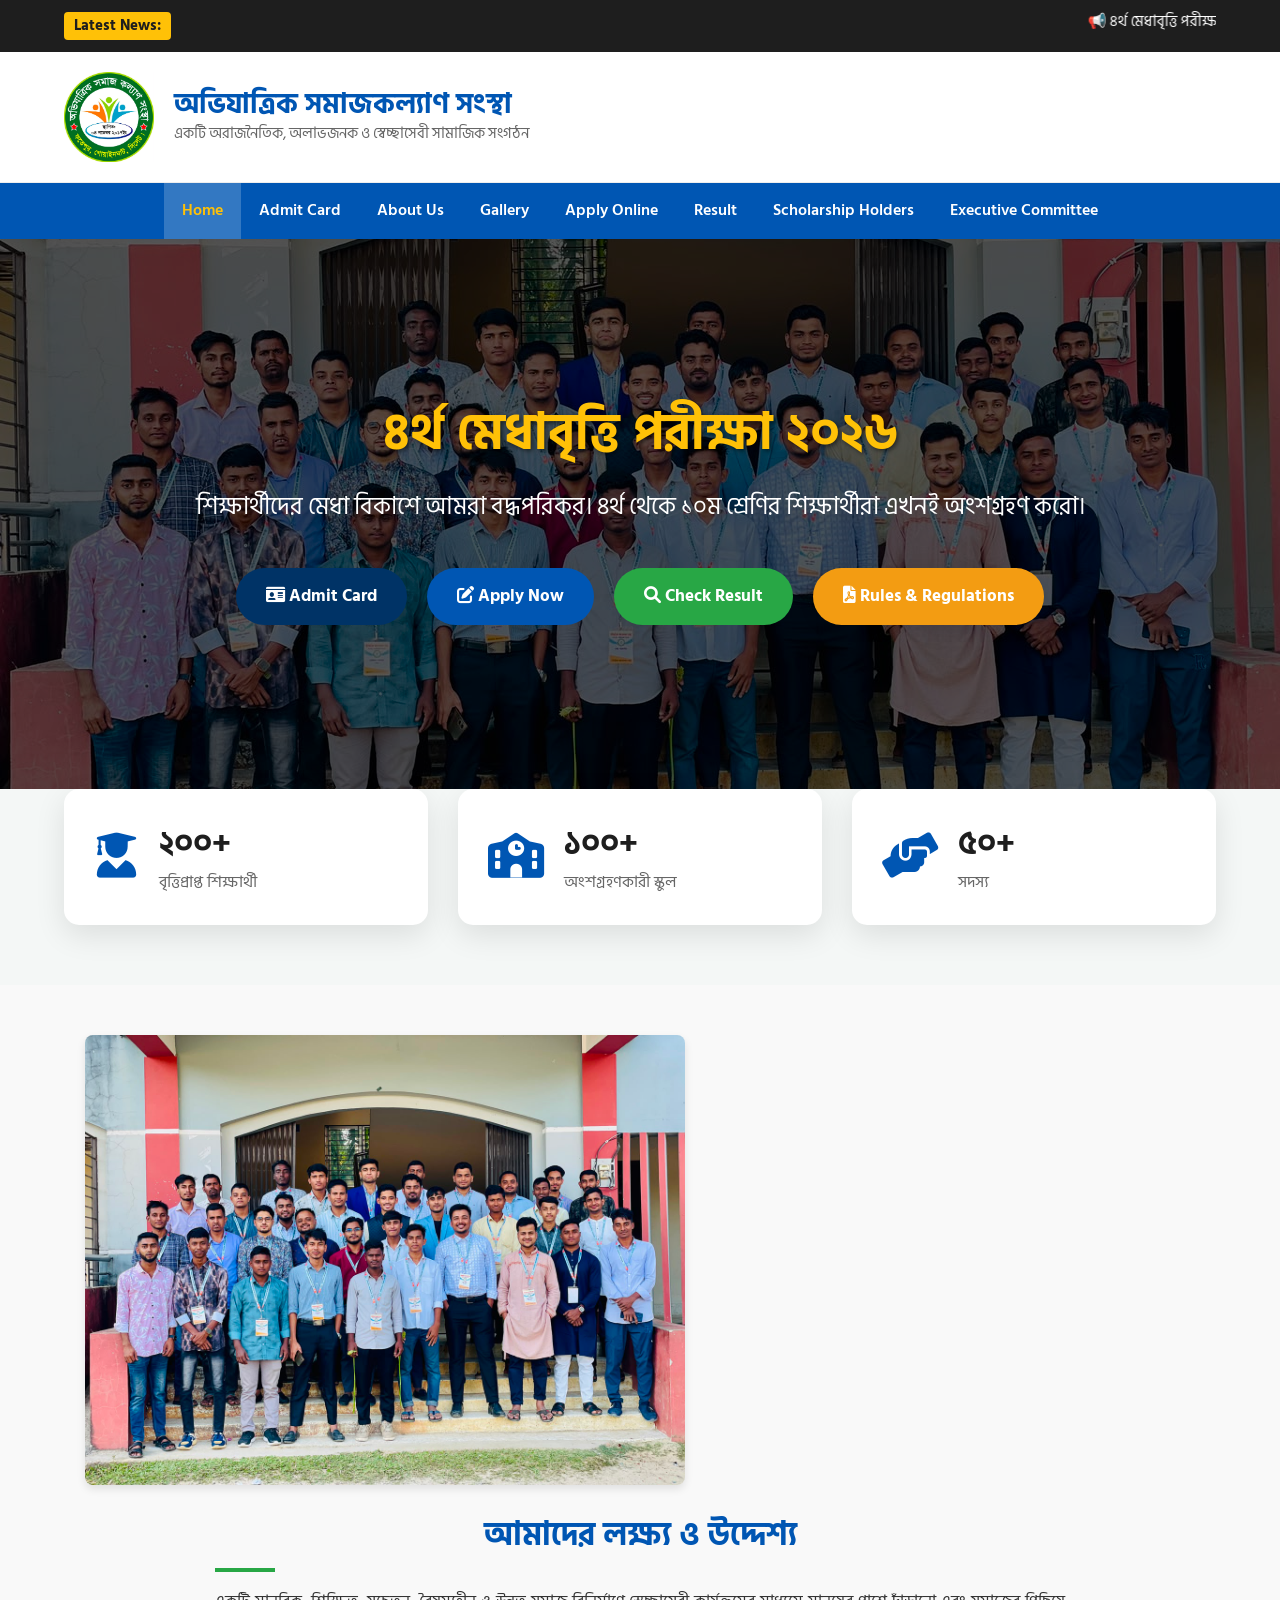
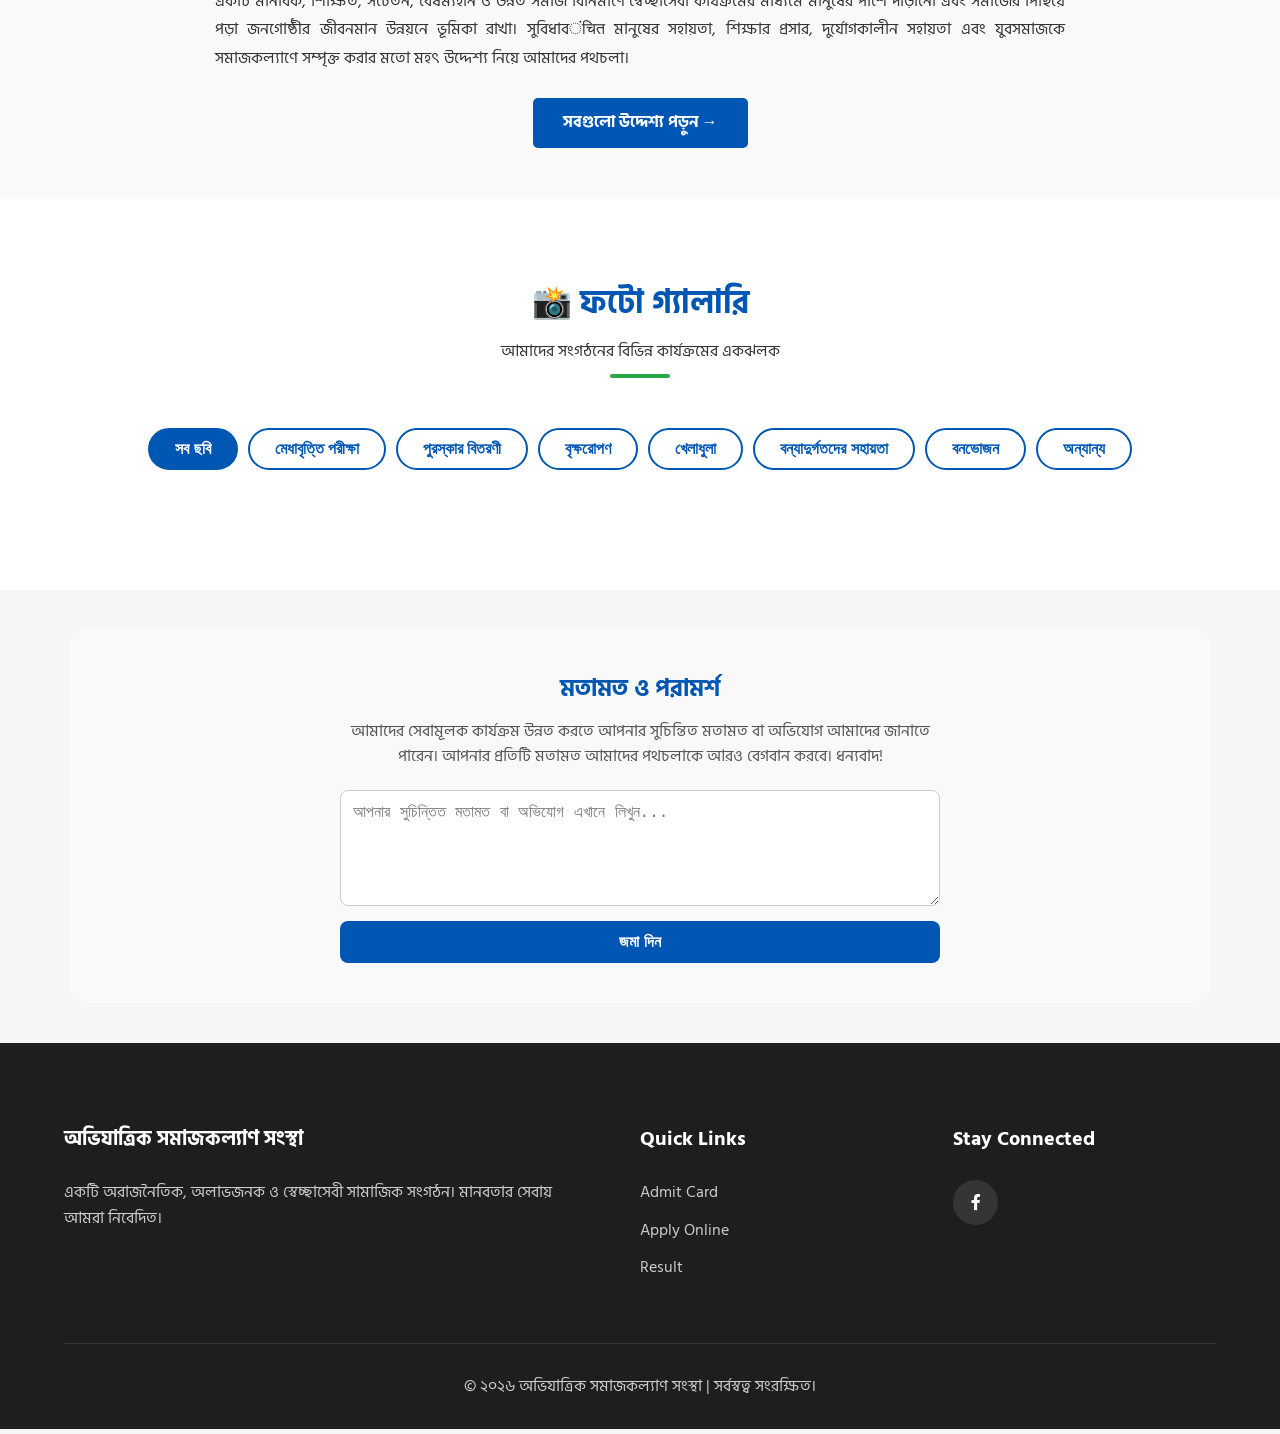
<file: index.html>
<!DOCTYPE html>
<html lang="bn">
<head>
    <meta charset="UTF-8">
    <meta name="viewport" content="width=device-width, initial-scale=1.0">
    <title>অভিযাত্রিক সমাজকল্যাণ সংস্থা | ৪র্থ মেধাবৃত্তি পরীক্ষা ২০২৬</title>
    <link rel="stylesheet" href="style.css">
    <link rel="stylesheet" href="https://cdnjs.cloudflare.com/ajax/libs/font-awesome/6.0.0/css/all.min.css">
</head>
<body>

    <!-- Professional Scrolling Notice Bar -->
    <div class="notice-bar">
        <div class="container notice-flex">
            <div class="notice-title">Latest News:</div>
            <div class="notice-content">
                <marquee behavior="scroll" direction="left" onmouseover="this.stop();" onmouseout="this.start();">
                    📢 ৪র্থ মেধাবৃত্তি পরীক্ষা ২০২৬ এর অনলাইন রেজিস্ট্রেশন চলছে... শেষ তারিখ: ... সিলেবাস ওয়েবসাইট থেকে ডাউনলোড করা যাবে।
                </marquee>
            </div>
        </div>
    </div>

    <!-- Header Section -->
    <header>
        <div class="container header-content">
            <div class="logo-area">
                <img src="logo.jpg.jpeg" alt="Ovijatrik Logo" class="main-logo">
                <div class="brand-text">
                    <h1>অভিযাত্রিক সমাজকল্যাণ সংস্থা</h1>
                    <p>একটি অরাজনৈতিক, অলাভজনক ও স্বেচ্ছাসেবী সামাজিক সংগঠন</p>
                </div>
            </div>
        </div>
    </header>

    <!-- Navigation -->
    <nav id="navbar">
        <div class="container">
            <ul class="nav-links">
                <li><a href="index.html" class="active">Home</a></li>
                <li><a href="admit.html">Admit Card</a></li>
                <li><a href="#about">About Us</a></li>
                <li><a href="#gallery">Gallery</a></li>
                <li><a href="apply.html">Apply Online</a></li>
                <li><a href="result.html">Result</a></li>
                <li><a href="scholarship.html">Scholarship Holders</a></li>
                <li><a href="committee.html">Executive Committee</a></li>
            </ul>
        </div>
    </nav>

    <!-- Hero Section -->
    <section class="hero-section">
        <div class="hero-overlay">
            <div class="container">
                <div class="hero-content-box">
                    <h2>৪র্থ মেধাবৃত্তি পরীক্ষা ২০২৬</h2>
                    <h3>শিক্ষার্থীদের মেধা বিকাশে আমরা বদ্ধপরিকর। ৪র্থ থেকে ১০ম শ্রেণির শিক্ষার্থীরা এখনই অংশগ্রহণ করো।</h3>
                    <div class="hero-btns">
                        <a href="admit.html" class="btn btn-apply" style="background-color: #003366; color: #fff;"><i class="fas fa-id-card"></i> Admit Card</a>
                        <a href="apply.html" class="btn btn-apply"><i class="fas fa-edit"></i> Apply Now</a>
                        <a href="result.html" class="btn btn-result"><i class="fas fa-search"></i> Check Result</a>
                        <a href="policy-2026.pdf.pdf" target="_blank" class="btn btn-rules">
                            <i class="fas fa-file-pdf"></i> Rules & Regulations
                        </a>
                    </div>
                </div>
            </div>
        </div>
    </section>

    <!-- Impact Stats Section -->
    <section class="impact-stats">
        <div class="container">
            <div class="stats-grid">
                <div class="stat-card">
                    <div class="stat-icon"><i class="fas fa-user-graduate"></i></div>
                    <div class="stat-info">
                        <h3>২০০+</h3>
                        <p>বৃত্তিপ্রাপ্ত শিক্ষার্থী</p>
                    </div>
                </div>
                <div class="stat-card">
                    <div class="stat-icon"><i class="fas fa-school"></i></div>
                    <div class="stat-info">
                        <h3>১০০+</h3>
                        <p>অংশগ্রহণকারী স্কুল</p>
                    </div>
                </div>
                <div class="stat-card">
                    <div class="stat-icon"><i class="fas fa-hands-helping"></i></div>
                    <div class="stat-info">
                        <h3>৫০+</h3>
                        <p>সদস্য</p>
                    </div>
                </div>
            </div>
        </div>
    </section>

    <!-- About Section (Home Page) -->
    <section id="about" class="about-us" style="padding: 50px 0; background-color: #f9f9f9;">
        <div class="container" style="max-width: 1140px; margin: auto; padding: 0 15px; text-align: center;">
            
            <!-- ছবিটি সবার উপরে -->
            <div class="about-image" style="margin-bottom: 25px;">
                <img src="banner.jpg.jpeg" alt="Activities" style="max-width: 600px; width: 100%; height: auto; border-radius: 8px; box-shadow: 0 4px 8px rgba(0,0,0,0.1);">
            </div>

            <!-- সংক্ষিপ্ত লেখা -->
            <div class="about-text" style="max-width: 850px; margin: auto;">
                <h2 class="section-heading" style="color: #0056b3; margin-bottom: 15px; font-size: 32px;">আমাদের লক্ষ্য ও উদ্দেশ্য</h2>
                <p style="text-align: justify; margin-bottom: 25px; line-height: 1.8; font-size: 16px; color: #333;">
                    একটি মানবিক, শিক্ষিত, সচেতন, বৈষম্যহীন ও উন্নত সমাজ বিনির্মাণে স্বেচ্ছাসেবী কার্যক্রমের মাধ্যমে মানুষের পাশে দাঁড়ানো এবং সমাজের পিছিয়ে পড়া জনগোষ্ঠীর জীবনমান উন্নয়নে ভূমিকা রাখা। সুবিধাবंचित মানুষের সহায়তা, শিক্ষার প্রসার, দুর্যোগকালীন সহায়তা এবং যুবসমাজকে সমাজকল্যাণে সম্পৃক্ত করার মতো মহৎ উদ্দেশ্য নিয়ে আমাদের পথচলা।
                </p>

                <!-- About Us পেজে যাওয়ার বাটন -->
                <a href="about.html" style="display: inline-block; background-color: #0056b3; color: white; padding: 12px 30px; border-radius: 5px; text-decoration: none; font-weight: bold; font-size: 16px; transition: 0.3s;">সবগুলো উদ্দেশ্য পড়ুন &rarr;</a>
            </div>
        </div>
    </section>

    <!-- Filterable Photo Gallery Section -->
    <section class="gallery-section" id="gallery">
        <div class="container">
            <div class="section-title">
                <h2>📸 ফটো গ্যালারি</h2>
                <p>আমাদের সংগঠনের বিভিন্ন কার্যক্রমের একঝলক</p>
                <div class="underline"></div>
            </div>

            <!-- Gallery Filter Menu -->
            <div class="gallery-filter">
                <button class="filter-btn active" data-filter="all">সব ছবি</button>
                <button class="filter-btn" data-filter="exam">মেধাবৃত্তি পরীক্ষা</button>
                <button class="filter-btn" data-filter="award">পুরস্কার বিতরণী</button>
                <button class="filter-btn" data-filter="tree">বৃক্ষরোপণ</button>
                <button class="filter-btn" data-filter="sports">খেলাধুলা</button>
                <button class="filter-btn" data-filter="flood">বন্যাদুর্গতদের সহায়তা</button>
                <button class="filter-btn" data-filter="picnic">বনভোজন</button>
                <button class="filter-btn" data-filter="other">অন্যান্য</button>
            </div>

            <div class="gallery-grid" id="gallery-grid">

                <!-- ১. মেধাবৃত্তি পরীক্ষা সেকশন -->
                <div class="gallery-item exam">
                    <img src="https://i.ibb.co.com/gb3fzWCn/Whats-App-Image-2026-08-07-at-8-15-23-AM-2.webp" alt="মেধাবৃত্তি পরীক্ষা" loading="lazy">
                    <div class="gallery-overlay">
                        <span>মেধাবৃত্তি পরীক্ষা</span>
                    </div>
                </div>
                <div class="gallery-item exam">
                    <img src="banner.jpg.jpeg" alt="Exam" loading="lazy">
                    <div class="gallery-overlay">
                        <span>মেধাবৃত্তি পরীক্ষা</span>
                    </div>
                </div>
                <div class="gallery-item exam">
                    <img src="https://i.ibb.co.com/YBX3pQ0S/sss.webp" alt="মেধাবৃত্তি পরীক্ষা" loading="lazy">
                    <div class="gallery-overlay">
                        <span>মেধাবৃত্তি পরীক্ষা</span>
                    </div>
                </div>
                <div class="gallery-item exam">
                    <a href="https://drive.google.com/drive/folders/13cV2t6tescKzkZsBhVyctaWzlabTQZgO?usp=sharing" target="_blank" style="display:flex; align-items:center; justify-content:center; height:100%; background:#f0f0f0; border:2px dashed #0056b3; text-decoration:none; color:#0056b3; font-weight:bold; border-radius:15px; text-align:center; padding:10px;">
                        আরও ছবি দেখুন
                    </a>
                </div>

                <!-- ২. পুরস্কার বিতরণী অনুষ্ঠান সেকশন -->
                <div class="gallery-item award">
                    <img src="https://i.ibb.co.com/VWQhgqwd/p1.webp" alt="Award 1" loading="lazy">
                    <div class="gallery-overlay">
                        <span>পুরস্কার বিতরণী অনুষ্ঠান</span>
                    </div>
                </div>
                <div class="gallery-item award">
                    <img src="https://i.ibb.co.com/zp8bzkf/p3-1.webp" alt="Award 2" loading="lazy">
                    <div class="gallery-overlay">
                        <span>পুরস্কার বিতরণী অনুষ্ঠান</span>
                    </div>
                </div>
                <div class="gallery-item award">
                    <img src="https://i.ibb.co.com/G416m19s/p2.webp" alt="Award 3" loading="lazy">
                    <div class="gallery-overlay">
                        <span>পুরস্কার বিতরণী অনুষ্ঠান</span>
                    </div>
                </div>
                <div class="gallery-item award">
                    <a href="https://drive.google.com/drive/folders/17U7eTcOnkDAw2BuTEp4uHbM6zGAHx2ad?usp=drive_link" target="_blank" style="display:flex; align-items:center; justify-content:center; height:100%; background:#f0f0f0; border:2px dashed #0056b3; text-decoration:none; color:#0056b3; font-weight:bold; border-radius:15px; text-align:center; padding:10px;">
                        আরও ছবি দেখুন
                    </a>
                </div>

                <!-- ৩. বৃক্ষরোপণ সেকশন -->
                <div class="gallery-item tree">
                    <img src="https://i.ibb.co.com/9mX5WxRg/kkkkkkk.jpg" alt="Tree" loading="lazy">
                    <div class="gallery-overlay">
                        <span>বৃক্ষরোপণ কর্মসূচি</span>
                    </div>
                </div>
                <div class="gallery-item tree">
                    <a href="https://drive.google.com/drive/folders/1nKro5GFaaLHZ-bsapf_dv_01QQ0qgsHX?usp=sharing" target="_blank" style="display:flex; align-items:center; justify-content:center; height:100%; background:#f0f0f0; border:2px dashed #0056b3; text-decoration:none; color:#0056b3; font-weight:bold; border-radius:15px; text-align:center; padding:10px;">
                        আরও ছবি দেখুন
                    </a>
                </div>

                <!-- ৪. খেলাধুলা সেকশন -->
                <div class="gallery-item sports">
                    <img src="https://i.ibb.co.com/PsX104tz/143527249-201104278399918-6822760282008372325-n.jpg" alt="Sports" loading="lazy">
                    <div class="gallery-overlay">
                        <span>ক্রীড়া প্রতিযোগিতা</span>
                    </div>
                </div>
                <div class="gallery-item sports">
                    <img src="https://i.ibb.co.com/qFnYRSPM/154754738-220857243091288-4038127724756672427-n.jpg" alt="Sports 2" loading="lazy">
                    <div class="gallery-overlay">
                        <span>ক্রীড়া প্রতিযোগিতা</span>
                    </div>
                </div>
                <div class="gallery-item sports">
                    <img src="https://i.ibb.co.com/tMqBKcpM/156941910-225311592645853-3006793267705481296-n.jpg" alt="Sports 3" loading="lazy">
                    <div class="gallery-overlay">
                        <span>ক্রীড়া প্রতিযোগিতা</span>
                    </div>
                </div>           
                <div class="gallery-item sports">
                    <a href="https://drive.google.com/drive/folders/1bE63P7upHh2l9aHt0e4HomAqF6csJYcb?usp=sharing" target="_blank" style="display:flex; align-items:center; justify-content:center; height:100%; background:#f0f0f0; border:2px dashed #0056b3; text-decoration:none; color:#0056b3; font-weight:bold; border-radius:15px; text-align:center; padding:10px;">
                        আরও ছবি দেখুন
                    </a>
                </div>

                <!-- ৫. বন্যাদুর্গতদের সহায়তা সেকশন -->
                <div class="gallery-item flood">
                    <img src="https://i.ibb.co.com/Wpd5ByRS/nnn.jpg" alt="Flood" loading="lazy">
                    <div class="gallery-overlay">
                        <span>বন্যাদুর্গতদের সহায়তা</span>
                    </div>
                </div>
                <div class="gallery-item flood">
                    <img src="https://i.ibb.co.com/vCqrSpHQ/1f23b6d6-a690-49a8-b095-bfcaad61cc36.jpg" alt="Flood 2" loading="lazy">
                    <div class="gallery-overlay">
                        <span>বন্যাদুর্গতদের সহায়তা</span>
                    </div>
                </div>
                <div class="gallery-item flood">
                    <img src="https://i.ibb.co.com/Z6vZbyQk/jjjjjjjj.jpg" alt="Flood 3" loading="lazy">
                    <div class="gallery-overlay">
                        <span>বন্যাদুর্গতদের সহায়তা</span>
                    </div>
                </div>
                <div class="gallery-item flood">
                    <a href="https://drive.google.com/drive/folders/1GMaVGvb9KrF89b8lIUO5IFJyb_MMqINi?usp=sharing" target="_blank" style="display:flex; align-items:center; justify-content:center; height:100%; background:#f0f0f0; border:2px dashed #0056b3; text-decoration:none; color:#0056b3; font-weight:bold; border-radius:15px; text-align:center; padding:10px;">
                        আরও ছবি দেখুন
                    </a>
                </div>

                <!-- ৬. বনভোজন সেকশন -->
                <div class="gallery-item picnic">
                    <img src="https://i.ibb.co.com/YTwq7cbs/0ef47aa5-8b64-4e46-acdf-396a654c4d81.jpg" alt="Picnic" loading="lazy">
                    <div class="gallery-overlay">
                        <span>বনভোজন</span>
                    </div>
                </div>
                <div class="gallery-item picnic">
                    <img src="https://i.ibb.co.com/nNx8bQb3/185811780-278486827328329-210323062502062130-n.jpg" alt="Picnic 2" loading="lazy">
                    <div class="gallery-overlay">
                        <span>বনভোজন</span>
                    </div>
                </div>
                <div class="gallery-item picnic">
                    <img src="https://i.ibb.co.com/xScSqcDw/762916870-1024842516984751-4170749292552736640-n.jpg" alt="Picnic 3" loading="lazy">
                    <div class="gallery-overlay">
                        <span>বনভোজন</span>
                    </div>
                </div>
                <div class="gallery-item picnic">
                    <a href="https://drive.google.com/drive/folders/1RzVCqdfUrmwn0WyhrX--p9ZHAjo03jLl?usp=sharing" target="_blank" style="display:flex; align-items:center; justify-content:center; height:100%; background:#f0f0f0; border:2px dashed #0056b3; text-decoration:none; color:#0056b3; font-weight:bold; border-radius:15px; text-align:center; padding:10px;">
                        আরও ছবি দেখুন
                    </a>
                </div>

                <!-- ৭. অন্যান্য সেকশন -->
                <div class="gallery-item other">
                    <img src="banner.jpg.jpeg" alt="Other" loading="lazy">
                    <div class="gallery-overlay">
                        <span>অন্যান্য</span>
                    </div>
                </div>
                <div class="gallery-item other">
                    <a href="https://drive.google.com/drive/folders/1vwP3B-ronVaqTIuofp0tFIpgEZlExsAW?usp=sharing" target="_blank" style="display:flex; align-items:center; justify-content:center; height:100%; background:#f0f0f0; border:2px dashed #0056b3; text-decoration:none; color:#0056b3; font-weight:bold; border-radius:15px; text-align:center; padding:10px;">
                        আরও ছবি দেখুন
                    </a>
                </div>

            </div>
        </div>
    </section>

    <!-- মতামত ও পরামর্শ সেকশন -->
    <section style="padding: 40px 20px; background: #f9f9f9; text-align: center; margin: 40px auto; border-radius: 15px; max-width: 1140px;">
        <div style="max-width: 600px; margin: auto;">
            <h2 style="color: #0056b3; margin-bottom: 10px;">মতামত ও পরামর্শ</h2>
            <p style="color: #555; margin-bottom: 20px; line-height: 1.6;">
                আমাদের সেবামূলক কার্যক্রম উন্নত করতে আপনার সুচিন্তিত মতামত বা অভিযোগ আমাদের জানাতে পারেন। আপনার প্রতিটি মতামত আমাদের পথচলাকে আরও বেগবান করবে। ধন্যবাদ!
            </p>
            
            <form action="https://api.web3forms.com/submit" method="POST" style="display: flex; flex-direction: column; gap: 15px;">
                <input type="hidden" name="access_key" value="1bf8acd2-b579-4644-846b-5d2c55fb5c7d">
                <textarea name="message" rows="5" placeholder="আপনার সুচিন্তিত মতামত বা অভিযোগ এখানে লিখুন..." required style="padding: 12px; border: 1px solid #ccc; border-radius: 8px; font-size: 16px; resize: vertical;"></textarea>
                <button type="submit" style="padding: 12px; background: #0056b3; color: white; border: none; border-radius: 8px; font-size: 16px; font-weight: bold; cursor: pointer;">জমা দিন</button>
            </form>
        </div>
    </section>

    <!-- Footer -->
    <footer>
        <div class="container">
            <div class="footer-top">
                <div class="footer-col">
                    <h4>অভিযাত্রিক সমাজকল্যাণ সংস্থা</h4>
                    <p>একটি অরাজনৈতিক, অলাভজনক ও স্বেচ্ছাসেবী সামাজিক সংগঠন। মানবতার সেবায় আমরা নিবেদিত।</p>
                </div>
                <div class="footer-col">
                    <h4>Quick Links</h4>
                    <ul>
                        <li><a href="admit.html">Admit Card</a></li>
                        <li><a href="apply.html">Apply Online</a></li>
                        <li><a href="result.html">Result</a></li>
                    </ul>
                </div>
                <div class="footer-col">
                    <h4>Stay Connected</h4>
                    <div class="social-links">
                        <a href="https://www.facebook.com/share/1LweKB8f12/?mibextid=wwXIfr"><i class="fab fa-facebook-f"></i></a>
                    </div>
                </div>
            </div>
            <div class="footer-bottom">
                <p>&copy; ২০২৬ অভিযাত্রিক সমাজকল্যাণ সংস্থা | সর্বস্বত্ব সংরক্ষিত।</p>
            </div>
        </div>
    </footer>

    <!-- JavaScript for Filtering -->
    <script src="script.js"></script>
</body>
</html>
</file>
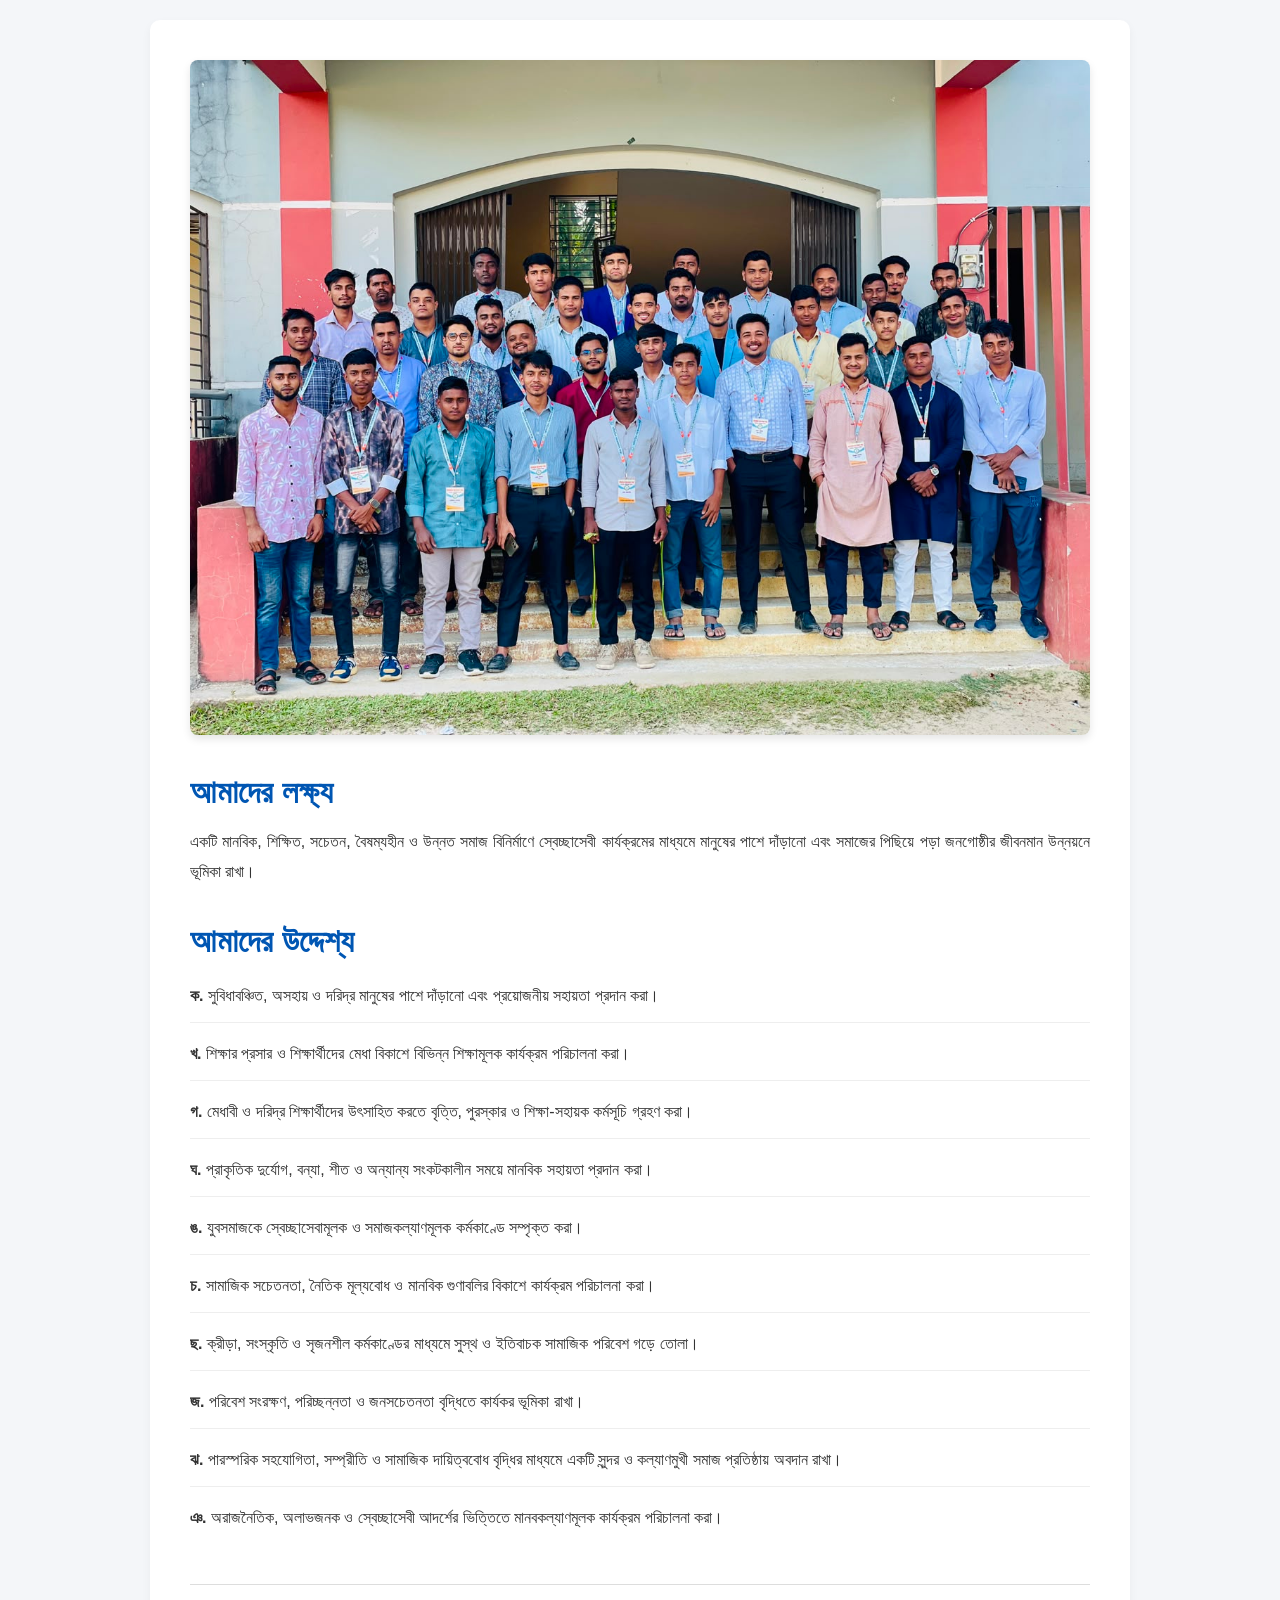
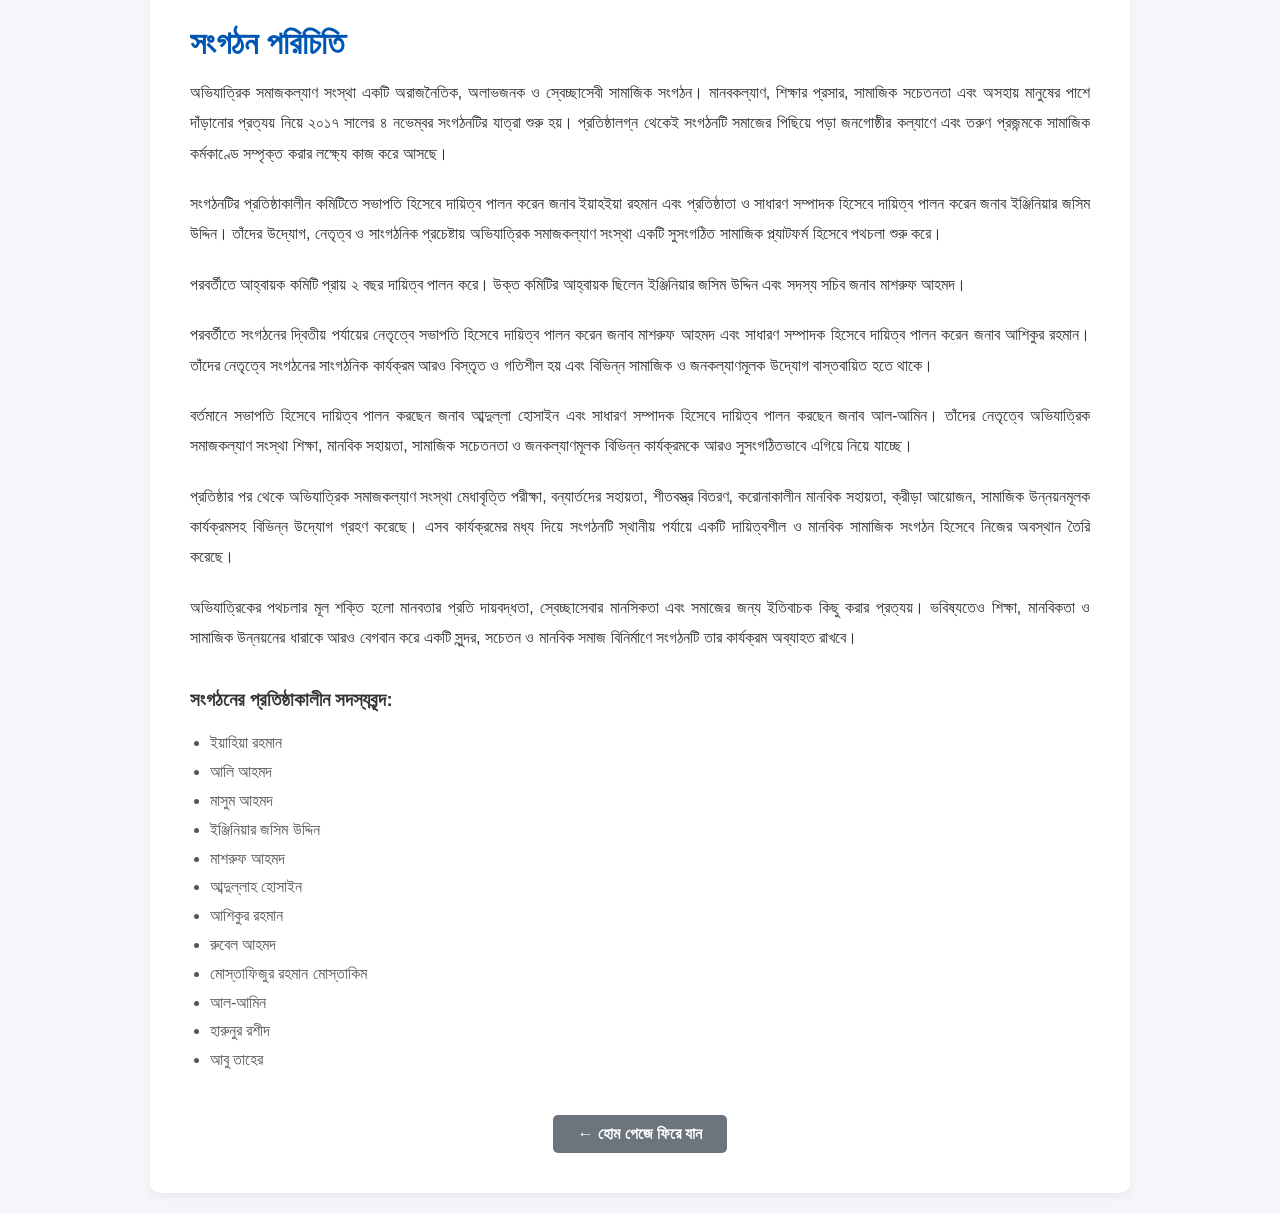
<file: about.html>
<!DOCTYPE html>
<html lang="bn">
<head>
    <meta charset="UTF-8">
    <meta name="viewport" content="width=device-width, initial-scale=1.0">
    <title>আমাদের লক্ষ্য, উদ্দেশ্য ও ইতিহাস - অভিযাত্রিক সমাজকল্যাণ সংস্থা</title>
</head>
<body style="font-family: Arial, sans-serif; background-color: #f4f6f9; margin: 0; padding: 20px;">

    <div style="max-width: 900px; margin: auto; background: white; padding: 40px; border-radius: 10px; box-shadow: 0 4px 10px rgba(0,0,0,0.05);">
        
        <div style="text-align: center; margin-bottom: 35px;">
            <img src="banner.jpg.jpeg" alt="Activities" style="max-width: 100%; height: auto; border-radius: 8px; box-shadow: 0 4px 8px rgba(0,0,0,0.1);">
        </div>

        <!-- লক্ষ্য ও উদ্দেশ্য -->
        <h2 style="color: #0056b3; margin-bottom: 15px; font-size: 32px;">আমাদের লক্ষ্য</h2>
        <p style="text-align: justify; margin-bottom: 35px; line-height: 1.9; font-size: 16px; color: #333;">
            একটি মানবিক, শিক্ষিত, সচেতন, বৈষম্যহীন ও উন্নত সমাজ বিনির্মাণে স্বেচ্ছাসেবী কার্যক্রমের মাধ্যমে মানুষের পাশে দাঁড়ানো এবং সমাজের পিছিয়ে পড়া জনগোষ্ঠীর জীবনমান উন্নয়নে ভূমিকা রাখা।
        </p>

        <h2 style="color: #0056b3; margin-bottom: 20px; font-size: 32px;">আমাদের উদ্দেশ্য</h2>
        <ul style="list-style-type: none; padding: 0; line-height: 2.0; font-size: 16px; color: #333; margin-bottom: 40px;">
            <li style="margin-bottom: 15px; border-bottom: 1px solid #eee; padding-bottom: 10px;"><strong>ক.</strong> সুবিধাবঞ্চিত, অসহায় ও দরিদ্র মানুষের পাশে দাঁড়ানো এবং প্রয়োজনীয় সহায়তা প্রদান করা।</li>
            <li style="margin-bottom: 15px; border-bottom: 1px solid #eee; padding-bottom: 10px;"><strong>খ.</strong> শিক্ষার প্রসার ও শিক্ষার্থীদের মেধা বিকাশে বিভিন্ন শিক্ষামূলক কার্যক্রম পরিচালনা করা।</li>
            <li style="margin-bottom: 15px; border-bottom: 1px solid #eee; padding-bottom: 10px;"><strong>গ.</strong> মেধাবী ও দরিদ্র শিক্ষার্থীদের উৎসাহিত করতে বৃত্তি, পুরস্কার ও শিক্ষা-সহায়ক কর্মসূচি গ্রহণ করা।</li>
            <li style="margin-bottom: 15px; border-bottom: 1px solid #eee; padding-bottom: 10px;"><strong>ঘ.</strong> প্রাকৃতিক দুর্যোগ, বন্যা, শীত ও অন্যান্য সংকটকালীন সময়ে মানবিক সহায়তা প্রদান করা।</li>
            <li style="margin-bottom: 15px; border-bottom: 1px solid #eee; padding-bottom: 10px;"><strong>ঙ.</strong> যুবসমাজকে স্বেচ্ছাসেবামূলক ও সমাজকল্যাণমূলক কর্মকাণ্ডে সম্পৃক্ত করা।</li>
            <li style="margin-bottom: 15px; border-bottom: 1px solid #eee; padding-bottom: 10px;"><strong>চ.</strong> সামাজিক সচেতনতা, নৈতিক মূল্যবোধ ও মানবিক গুণাবলির বিকাশে কার্যক্রম পরিচালনা করা।</li>
            <li style="margin-bottom: 15px; border-bottom: 1px solid #eee; padding-bottom: 10px;"><strong>ছ.</strong> ক্রীড়া, সংস্কৃতি ও সৃজনশীল কর্মকাণ্ডের মাধ্যমে সুস্থ ও ইতিবাচক সামাজিক পরিবেশ গড়ে তোলা।</li>
            <li style="margin-bottom: 15px; border-bottom: 1px solid #eee; padding-bottom: 10px;"><strong>জ.</strong> পরিবেশ সংরক্ষণ, পরিচ্ছন্নতা ও জনসচেতনতা বৃদ্ধিতে কার্যকর ভূমিকা রাখা।</li>
            <li style="margin-bottom: 15px; border-bottom: 1px solid #eee; padding-bottom: 10px;"><strong>ঝ.</strong> পারস্পরিক সহযোগিতা, সম্প্রীতি ও সামাজিক দায়িত্ববোধ বৃদ্ধির মাধ্যমে একটি সুন্দর ও কল্যাণমুখী সমাজ প্রতিষ্ঠায় অবদান রাখা।</li>
            <li style="margin-bottom: 15px; padding-bottom: 10px;"><strong>ঞ.</strong> অরাজনৈতিক, অলাভজনক ও স্বেচ্ছাসেবী আদর্শের ভিত্তিতে মানবকল্যাণমূলক কার্যক্রম পরিচালনা করা।</li>
        </ul>

        <hr style="border: none; border-top: 1px solid #ddd; margin: 40px 0;">

        <!-- সংগঠন পরিচিতি -->
        <h2 style="color: #0056b3; margin-bottom: 15px; font-size: 32px;">সংগঠন পরিচিতি</h2>
        <p style="text-align: justify; margin-bottom: 20px; line-height: 1.9; font-size: 16px; color: #333;">
            অভিযাত্রিক সমাজকল্যাণ সংস্থা একটি অরাজনৈতিক, অলাভজনক ও স্বেচ্ছাসেবী সামাজিক সংগঠন। মানবকল্যাণ, শিক্ষার প্রসার, সামাজিক সচেতনতা এবং অসহায় মানুষের পাশে দাঁড়ানোর প্রত্যয় নিয়ে ২০১৭ সালের ৪ নভেম্বর সংগঠনটির যাত্রা শুরু হয়। প্রতিষ্ঠালগ্ন থেকেই সংগঠনটি সমাজের পিছিয়ে পড়া জনগোষ্ঠীর কল্যাণে এবং তরুণ প্রজন্মকে সামাজিক কর্মকাণ্ডে সম্পৃক্ত করার লক্ষ্যে কাজ করে আসছে।
        </p>
        <p style="text-align: justify; margin-bottom: 20px; line-height: 1.9; font-size: 16px; color: #333;">
            সংগঠনটির প্রতিষ্ঠাকালীন কমিটিতে সভাপতি হিসেবে দায়িত্ব পালন করেন জনাব ইয়াহইয়া রহমান এবং প্রতিষ্ঠাতা ও সাধারণ সম্পাদক হিসেবে দায়িত্ব পালন করেন জনাব ইঞ্জিনিয়ার জসিম উদ্দিন। তাঁদের উদ্যোগ, নেতৃত্ব ও সাংগঠনিক প্রচেষ্টায় অভিযাত্রিক সমাজকল্যাণ সংস্থা একটি সুসংগঠিত সামাজিক প্ল্যাটফর্ম হিসেবে পথচলা শুরু করে।
        </p>
        <p style="text-align: justify; margin-bottom: 20px; line-height: 1.9; font-size: 16px; color: #333;">
            পরবর্তীতে আহ্বায়ক কমিটি প্রায় ২ বছর দায়িত্ব পালন করে। উক্ত কমিটির আহ্বায়ক ছিলেন ইঞ্জিনিয়ার জসিম উদ্দিন এবং সদস্য সচিব জনাব মাশরুফ আহমদ।
        </p>
        <p style="text-align: justify; margin-bottom: 20px; line-height: 1.9; font-size: 16px; color: #333;">
            পরবর্তীতে সংগঠনের দ্বিতীয় পর্যায়ের নেতৃত্বে সভাপতি হিসেবে দায়িত্ব পালন করেন জনাব মাশরুফ আহমদ এবং সাধারণ সম্পাদক হিসেবে দায়িত্ব পালন করেন জনাব আশিকুর রহমান। তাঁদের নেতৃত্বে সংগঠনের সাংগঠনিক কার্যক্রম আরও বিস্তৃত ও গতিশীল হয় এবং বিভিন্ন সামাজিক ও জনকল্যাণমূলক উদ্যোগ বাস্তবায়িত হতে থাকে।
        </p>
        <p style="text-align: justify; margin-bottom: 20px; line-height: 1.9; font-size: 16px; color: #333;">
            বর্তমানে সভাপতি হিসেবে দায়িত্ব পালন করছেন জনাব আব্দুল্লা হোসাইন এবং সাধারণ সম্পাদক হিসেবে দায়িত্ব পালন করছেন জনাব আল-আমিন। তাঁদের নেতৃত্বে অভিযাত্রিক সমাজকল্যাণ সংস্থা শিক্ষা, মানবিক সহায়তা, সামাজিক সচেতনতা ও জনকল্যাণমূলক বিভিন্ন কার্যক্রমকে আরও সুসংগঠিতভাবে এগিয়ে নিয়ে যাচ্ছে।
        </p>
        <p style="text-align: justify; margin-bottom: 20px; line-height: 1.9; font-size: 16px; color: #333;">
            প্রতিষ্ঠার পর থেকে অভিযাত্রিক সমাজকল্যাণ সংস্থা মেধাবৃত্তি পরীক্ষা, বন্যার্তদের সহায়তা, শীতবস্ত্র বিতরণ, করোনাকালীন মানবিক সহায়তা, ক্রীড়া আয়োজন, সামাজিক উন্নয়নমূলক কার্যক্রমসহ বিভিন্ন উদ্যোগ গ্রহণ করেছে। এসব কার্যক্রমের মধ্য দিয়ে সংগঠনটি স্থানীয় পর্যায়ে একটি দায়িত্বশীল ও মানবিক সামাজিক সংগঠন হিসেবে নিজের অবস্থান তৈরি করেছে।
        </p>
        <p style="text-align: justify; margin-bottom: 35px; line-height: 1.9; font-size: 16px; color: #333;">
            অভিযাত্রিকের পথচলার মূল শক্তি হলো মানবতার প্রতি দায়বদ্ধতা, স্বেচ্ছাসেবার মানসিকতা এবং সমাজের জন্য ইতিবাচক কিছু করার প্রত্যয়। ভবিষ্যতেও শিক্ষা, মানবিকতা ও সামাজিক উন্নয়নের ধারাকে আরও বেগবান করে একটি সুন্দর, সচেতন ও মানবিক সমাজ বিনির্মাণে সংগঠনটি তার কার্যক্রম অব্যাহত রাখবে।
        </p>

        <!-- প্রতিষ্ঠাকালীন সদস্যদের তালিকা নিচে রাখা হলো -->
        <h3 style="color: #333; margin-top: 30px;">সংগঠনের প্রতিষ্ঠাকালীন সদস্যবৃন্দ:</h3>
        <ul style="list-style-type: disc; padding-left: 20px; line-height: 1.8; color: #555; margin-bottom: 40px;">
            <li>ইয়াহিয়া রহমান</li>
            <li>আলি আহমদ</li>
            <li>মাসুম আহমদ</li>
            <li>ইঞ্জিনিয়ার জসিম উদ্দিন</li>
            <li>মাশরুফ আহমদ</li>
            <li>আব্দুল্লাহ হোসাইন</li>
            <li>আশিকুর রহমান</li>
            <li>রুবেল আহমদ</li>
            <li>মোস্তাফিজুর রহমান মোস্তাকিম</li>
            <li>আল-আমিন</li>
            <li>হারুনুর রশীদ</li>
            <li>আবু তাহের</li>
        </ul>

        <div style="text-align: center; margin-top: 40px;">
            <a href="index.html" style="display: inline-block; background-color: #6c757d; color: white; padding: 10px 25px; border-radius: 5px; text-decoration: none; font-weight: bold;">&larr; হোম পেজে ফিরে যান</a>
        </div>
    </div>
</body>
</html>
</file>
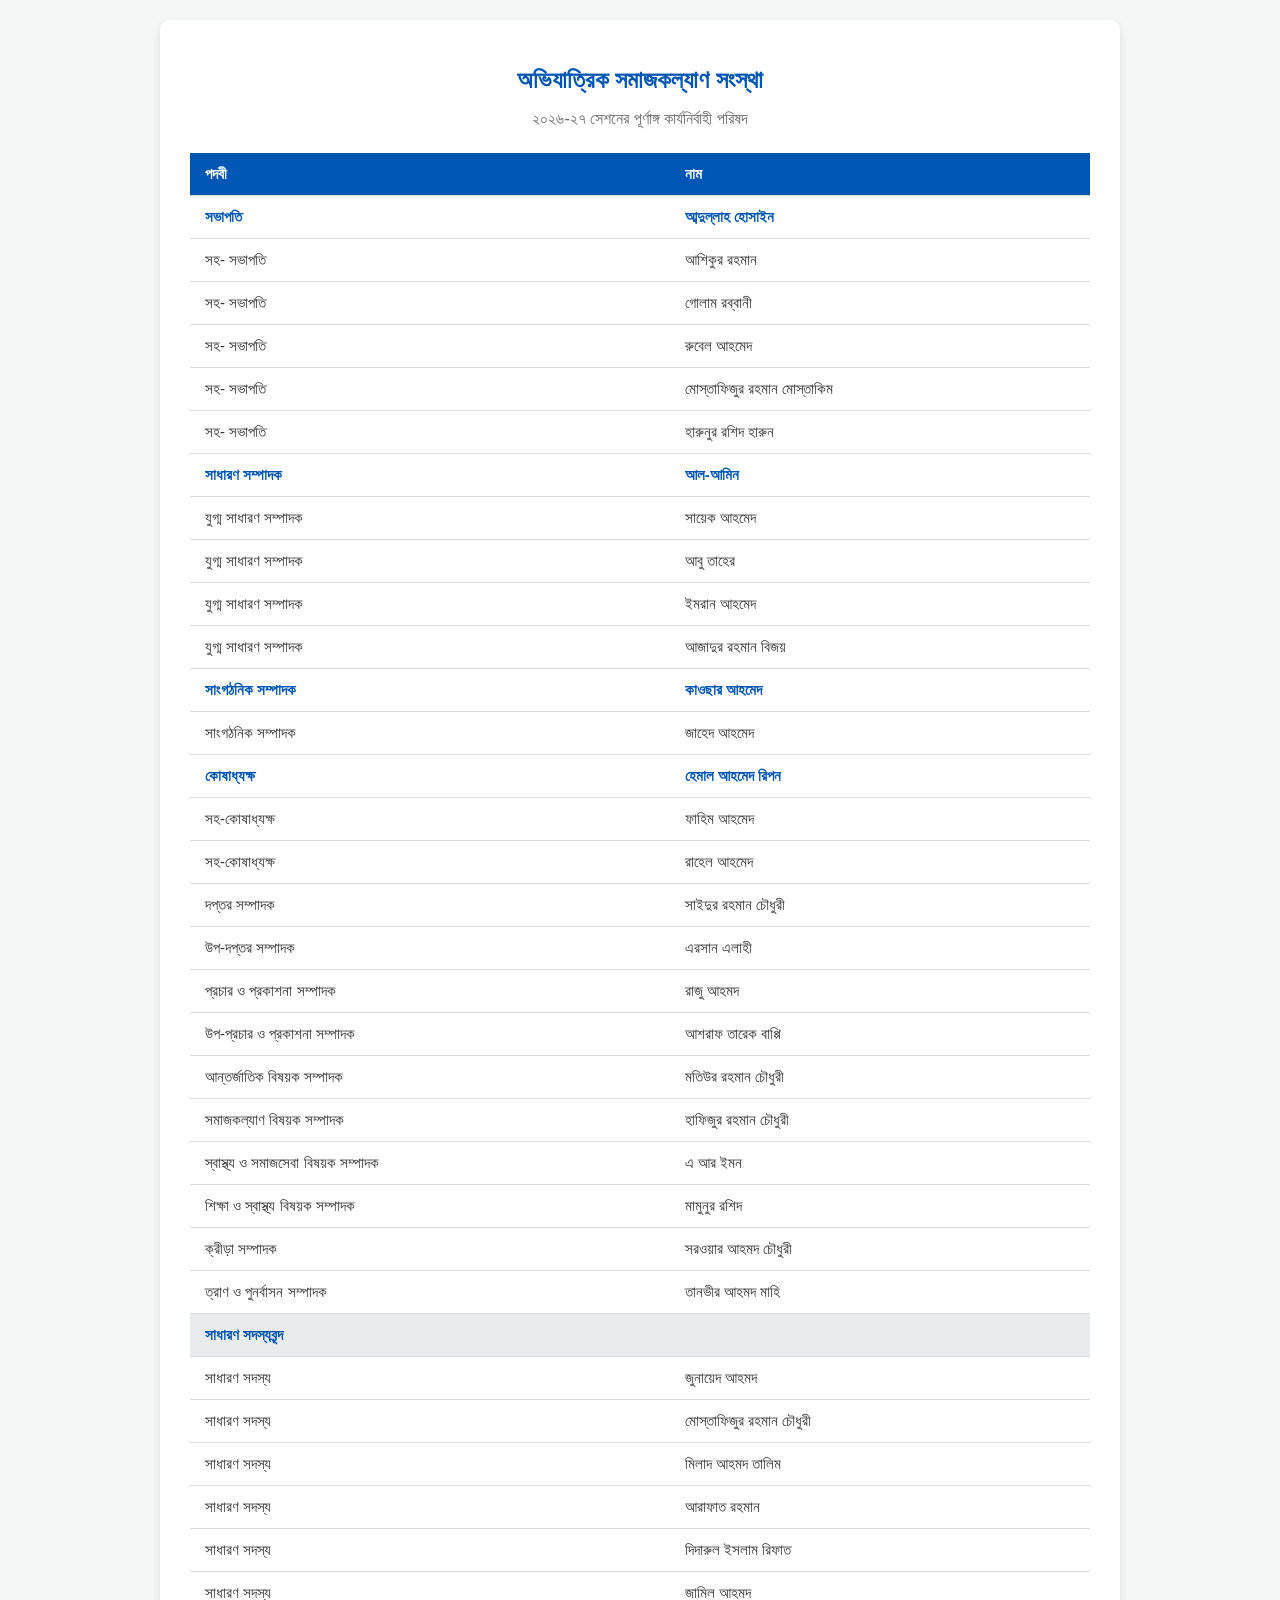
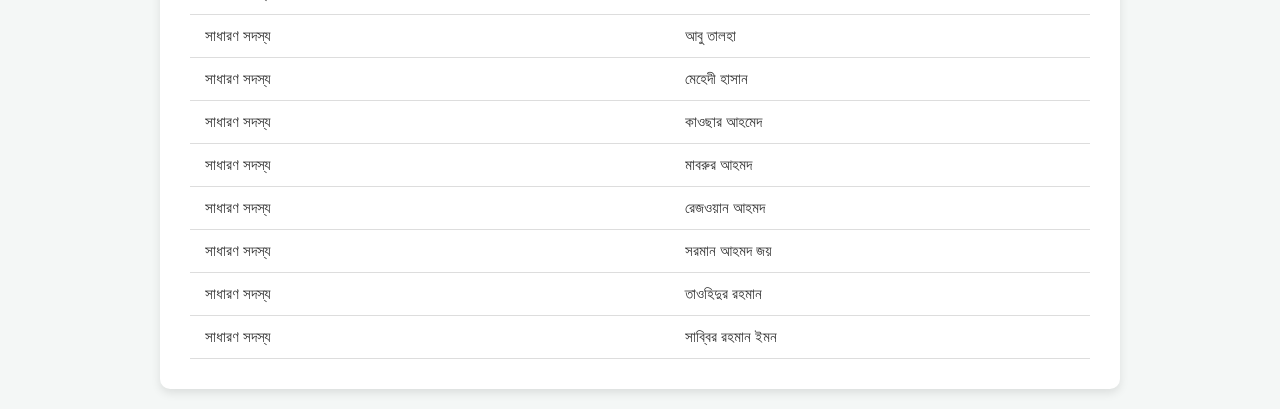
<file: committee.html>
<!DOCTYPE html>
<html lang="bn">
<head>
    <meta charset="UTF-8">
    <title>Executive Committee | অভিযাত্রিক সমাজকল্যাণ সংস্থা</title>
    <style>
        body { font-family: 'SolaimanLipi', Arial, sans-serif; background-color: #f4f7f6; margin: 0; padding: 20px; color: #333; }
        .committee-container { max-width: 900px; margin: auto; background: #fff; padding: 30px; border-radius: 10px; box-shadow: 0 4px 10px rgba(0,0,0,0.1); }
        h1 { text-align: center; color: #0056b3; margin-bottom: 5px; font-size: 24px; }
        p.subtitle { text-align: center; color: #666; margin-bottom: 25px; font-size: 16px; }
        table { width: 100%; border-collapse: collapse; margin-top: 10px; }
        th, td { padding: 12px 15px; text-align: left; border-bottom: 1px solid #ddd; font-size: 15px; }
        th { background-color: #0056b3; color: white; }
        tr:hover { background-color: #f1f7ff; }
        .section-title { background-color: #e9ecef; font-weight: bold; color: #0056b3; text-align: center; }
        .highlight-role { font-weight: bold; color: #0056b3; }
        .highlight-name { font-weight: bold; color: #0056b3; } /* নামের জন্য নীল কালার ক্লাস */
    </style>
</head>
<body>

<div class="committee-container">
    <h1>অভিযাত্রিক সমাজকল্যাণ সংস্থা</h1>
    <p class="subtitle">২০২৬-২৭ সেশনের পূর্ণাঙ্গ কার্যনির্বাহী পরিষদ</p>

    <table>
        <tr>
            <th>পদবী</th>
            <th>নাম</th>
        </tr>
        <tr>
            <td><span class="highlight-role">সভাপতি</span></td>
            <td><span class="highlight-name">আব্দুল্লাহ হোসাইন</span></td>
        </tr>
        <tr>
            <td>সহ- সভাপতি</td>
            <td>আশিকুর রহমান</td>
        </tr>
        <tr>
            <td>সহ- সভাপতি</td>
            <td>গোলাম রব্বানী</td>
        </tr>
        <tr>
            <td>সহ- সভাপতি</td>
            <td>রুবেল আহমেদ</td>
        </tr>
        <tr>
            <td>সহ- সভাপতি</td>
            <td>মোস্তাফিজুর রহমান মোস্তাকিম</td>
        </tr>
        <tr>
            <td>সহ- সভাপতি</td>
            <td>হারুনুর রশিদ হারুন</td>
        </tr>
        <tr>
            <td><span class="highlight-role">সাধারণ সম্পাদক</span></td>
            <td><span class="highlight-name">আল-আমিন</span></td>
        </tr>
        <tr>
            <td>যুগ্ম সাধারণ সম্পাদক</td>
            <td>সায়েক আহমেদ</td>
        </tr>
        <tr>
            <td>যুগ্ম সাধারণ সম্পাদক</td>
            <td>আবু তাহের</td>
        </tr>
        <tr>
            <td>যুগ্ম সাধারণ সম্পাদক</td>
            <td>ইমরান আহমেদ</td>
        </tr>
        <tr>
            <td>যুগ্ম সাধারণ সম্পাদক</td>
            <td>আজাদুর রহমান বিজয়</td>
        </tr>
        <tr>
            <td><span class="highlight-role">সাংগঠনিক সম্পাদক</span></td>
            <td><span class="highlight-name">কাওছার আহমেদ</span></td>
        </tr>
        <tr>
            <td>সাংগঠনিক সম্পাদক</td>
            <td>জাহেদ আহমেদ</td>
        </tr>
        <tr>
            <td><span class="highlight-role">কোষাধ্যক্ষ</span></td>
            <td><span class="highlight-name">হেমাল আহমেদ রিপন</span></td>
        </tr>
        <tr>
            <td>সহ-কোষাধ্যক্ষ</td>
            <td>ফাহিম আহমেদ</td>
        </tr>
        <tr>
            <td>সহ-কোষাধ্যক্ষ</td>
            <td>রাহেল আহমেদ</td>
        </tr>
        <tr>
            <td>দপ্তর সম্পাদক</td>
            <td>সাইদুর রহমান চৌধুরী</td>
        </tr>
        <tr>
            <td>উপ-দপ্তর সম্পাদক</td>
            <td>এরসান এলাহী</td>
        </tr>
        <tr>
            <td>প্রচার ও প্রকাশনা সম্পাদক</td>
            <td>রাজু আহমদ</td>
        </tr>
        <tr>
            <td>উপ-প্রচার ও প্রকাশনা সম্পাদক</td>
            <td>আশরাফ তারেক বাপ্পি</td>
        </tr>
        <tr>
            <td>আন্তর্জাতিক বিষয়ক সম্পাদক</td>
            <td>মতিউর রহমান চৌধুরী</td>
        </tr>
        <tr>
            <td>সমাজকল্যাণ বিষয়ক সম্পাদক</td>
            <td>হাফিজুর রহমান চৌধুরী</td>
        </tr>
        <tr>
            <td>স্বাস্থ্য ও সমাজসেবা বিষয়ক সম্পাদক</td>
            <td>এ আর ইমন</td>
        </tr>
        <tr>
            <td>শিক্ষা ও স্বাস্থ্য বিষয়ক সম্পাদক</td>
            <td>মামুনুর রশিদ</td>
        </tr>
        <tr>
            <td>ক্রীড়া সম্পাদক</td>
            <td>সরওয়ার আহমদ চৌধুরী</td>
        </tr>
        <tr>
            <td>ত্রাণ ও পুনর্বাসন সম্পাদক</td>
            <td>তানভীর আহমদ মাহি</td>
        </tr>
        
        <tr class="section-title">
            <td colspan="2">সাধারণ সদস্যবৃন্দ</td>
        </tr>
        <tr>
            <td>সাধারণ সদস্য</td>
            <td>জুনায়েদ আহমদ</td>
        </tr>
        <tr>
            <td>সাধারণ সদস্য</td>
            <td>মোস্তাফিজুর রহমান চৌধুরী</td>
        </tr>
        <tr>
            <td>সাধারণ সদস্য</td>
            <td>মিলাদ আহমদ তালিম</td>
        </tr>
        <tr>
            <td>সাধারণ সদস্য</td>
            <td>আরাফাত রহমান</td>
        </tr>
        <tr>
            <td>সাধারণ সদস্য</td>
            <td>দিদারুল ইসলাম রিফাত</td>
        </tr>
        <tr>
            <td>সাধারণ সদস্য</td>
            <td>জামিল আহমদ</td>
        </tr>
        <tr>
            <td>সাধারণ সদস্য</td>
            <td>আবু তালহা</td>
        </tr>
        <tr>
            <td>সাধারণ সদস্য</td>
            <td>মেহেদী হাসান</td>
        </tr>
        <tr>
            <td>সাধারণ সদস্য</td>
            <td>কাওছার আহমেদ</td>
        </tr>
        <tr>
            <td>সাধারণ সদস্য</td>
            <td>মাবরুর আহমদ</td>
        </tr>
        <tr>
            <td>সাধারণ সদস্য</td>
            <td>রেজওয়ান আহমদ</td>
        </tr>
        <tr>
            <td>সাধারণ সদস্য</td>
            <td>সরমান আহমদ জয়</td>
        </tr>
        <tr>
            <td>সাধারণ সদস্য</td>
            <td>তাওহিদুর রহমান</td>
        </tr>
        <tr>
            <td>সাধারণ সদস্য</td>
            <td>সাব্বির রহমান ইমন</td>
        </tr>
    </table>
</div>

</body>
</html>
</file>
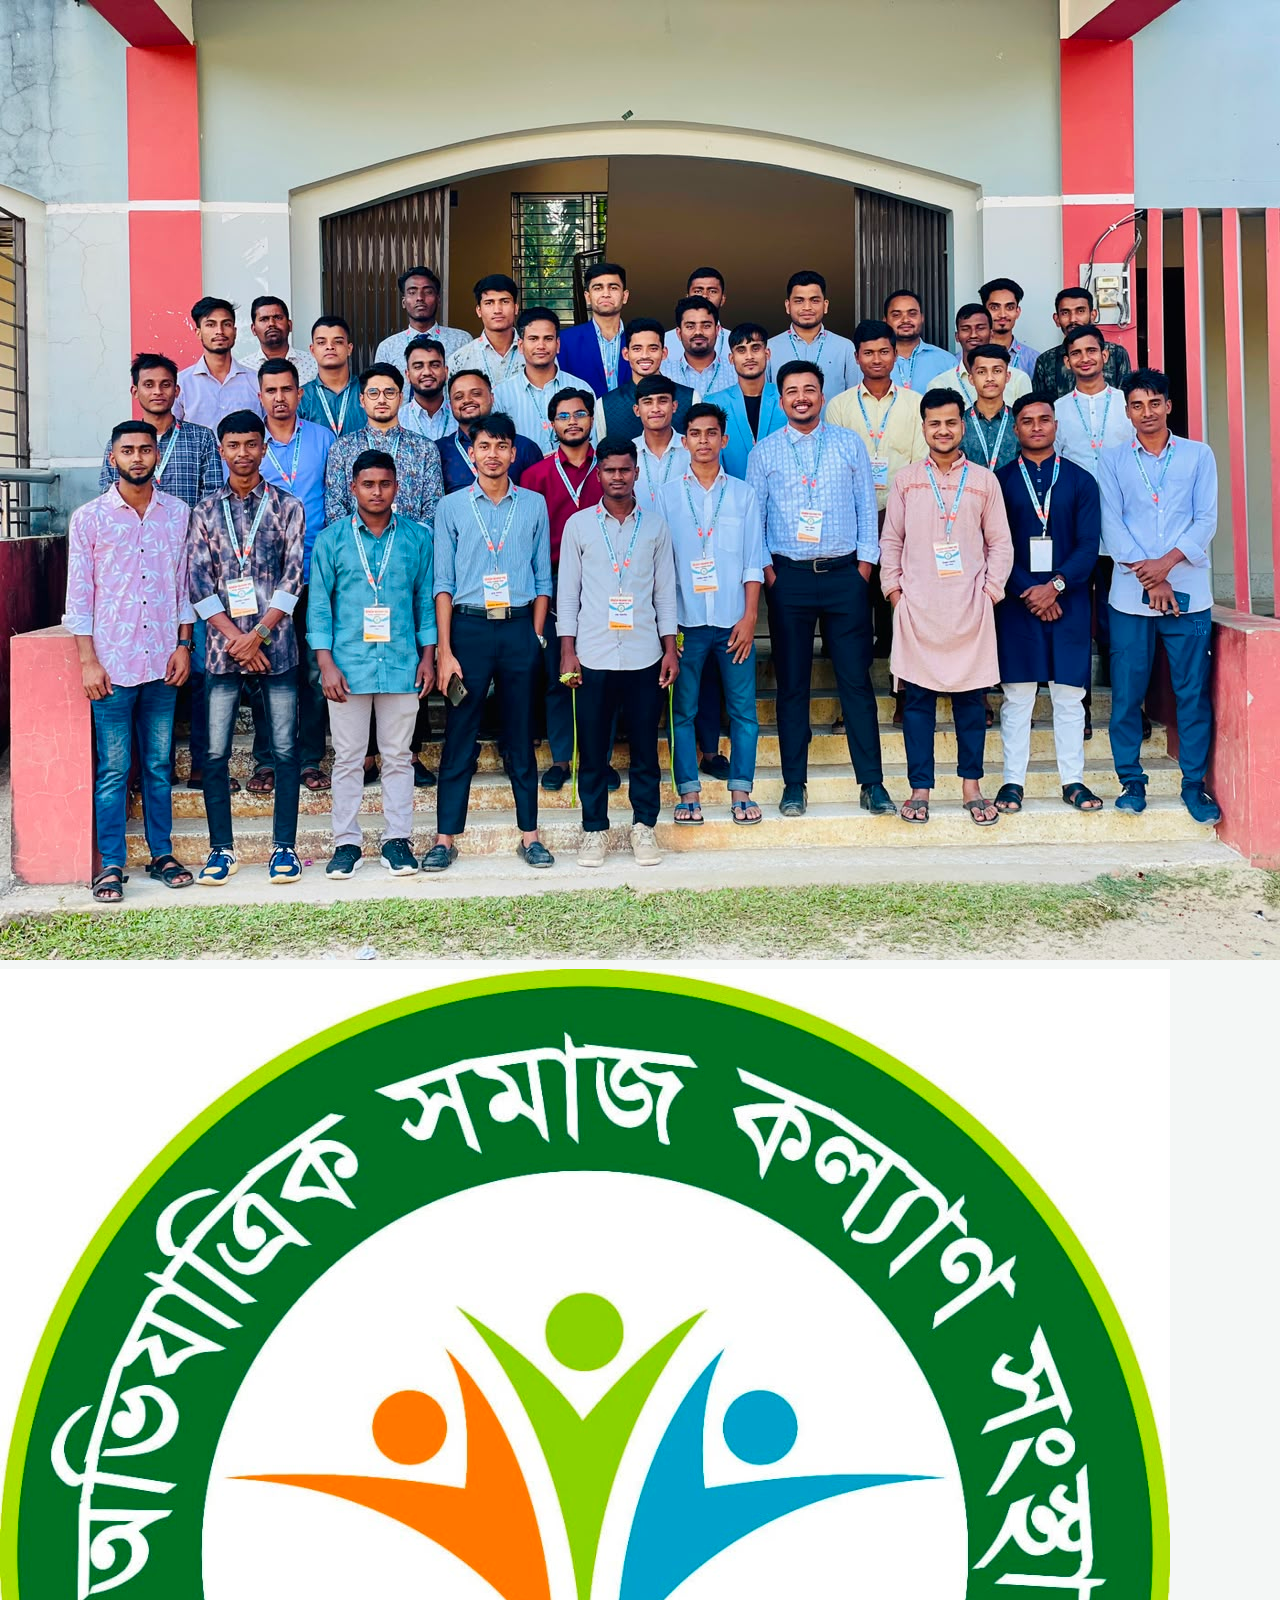
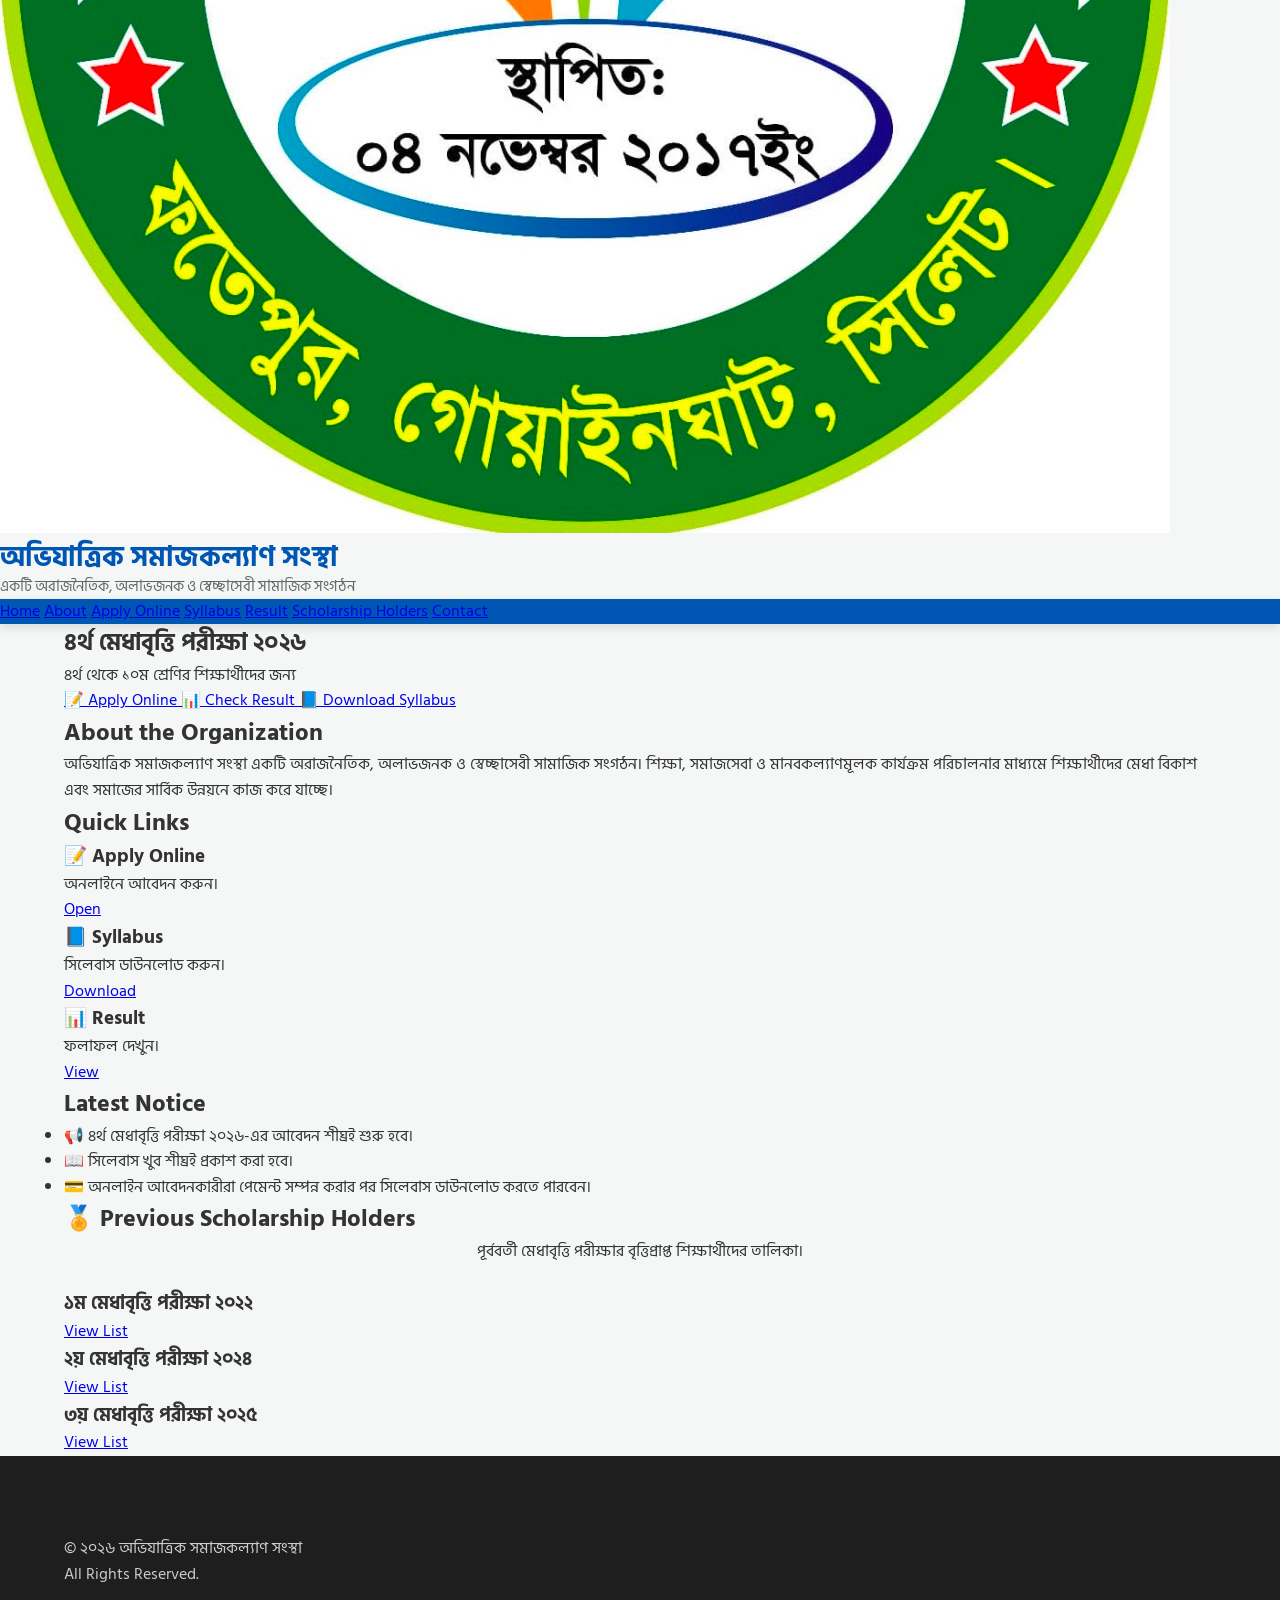
<file: index_new.html>
<!DOCTYPE html>
<html lang="bn">

<head>

<meta charset="UTF-8">

<meta name="viewport" content="width=device-width, initial-scale=1.0">

<title>অভিযাত্রিক সমাজকল্যাণ সংস্থা</title>

<link rel="stylesheet" href="style.css">

</head>

<body>

<!-- Banner -->

<section class="hero-banner">

<img src="banner.jpg.jpeg" alt="Banner">

<div class="overlay">

<div class="brand">

<img src="logo.jpg.jpeg" alt="Logo" class="hero-logo">

<div class="brand-text">

<h1>অভিযাত্রিক সমাজকল্যাণ সংস্থা</h1>

<p>একটি অরাজনৈতিক, অলাভজনক ও স্বেচ্ছাসেবী সামাজিক সংগঠন</p>

</div>

</div>

</div>

</section>

<!-- Navigation -->

<nav>

<a href="#">Home</a>

<a href="#about">About</a>

<a href="apply.html">Apply Online</a>

<a href="syllabus.html">Syllabus</a>

<a href="result.html">Result</a>

<a href="scholarship.html">Scholarship Holders</a>

<a href="contact.html">Contact</a>

</nav>
<!-- Hero Section -->

<section class="hero">

    <div class="container">

        <h2>৪র্থ মেধাবৃত্তি পরীক্ষা ২০২৬</h2>

        <p>৪র্থ থেকে ১০ম শ্রেণির শিক্ষার্থীদের জন্য</p>

        <div class="hero-buttons">

            <a href="apply.html" class="btn">
                📝 Apply Online
            </a>

            <a href="result.html" class="btn">
                📊 Check Result
            </a>

            <a href="syllabus.html" class="btn">
                📘 Download Syllabus
            </a>

        </div>

    </div>

</section>

<!-- About -->

<section class="about" id="about">

    <div class="container">

        <h2>About the Organization</h2>

        <p>

            অভিযাত্রিক সমাজকল্যাণ সংস্থা একটি অরাজনৈতিক, অলাভজনক ও স্বেচ্ছাসেবী সামাজিক সংগঠন।
            শিক্ষা, সমাজসেবা ও মানবকল্যাণমূলক কার্যক্রম পরিচালনার মাধ্যমে শিক্ষার্থীদের
            মেধা বিকাশ এবং সমাজের সার্বিক উন্নয়নে কাজ করে যাচ্ছে।

        </p>

    </div>

</section>
<!-- Quick Links -->

<section class="services">

    <div class="container">

        <h2>Quick Links</h2>

        <div class="cards">

            <div class="card">
                <h3>📝 Apply Online</h3>
                <p>অনলাইনে আবেদন করুন।</p>
                <a href="apply.html" class="btn">Open</a>
            </div>

            <div class="card">
                <h3>📘 Syllabus</h3>
                <p>সিলেবাস ডাউনলোড করুন।</p>
                <a href="syllabus.html" class="btn">Download</a>
            </div>

            <div class="card">
                <h3>📊 Result</h3>
                <p>ফলাফল দেখুন।</p>
                <a href="result.html" class="btn">View</a>
            </div>

        </div>

    </div>

</section>

<!-- Latest Notice -->

<section class="notice">

    <div class="container">

        <h2>Latest Notice</h2>

        <ul>

            <li>📢 ৪র্থ মেধাবৃত্তি পরীক্ষা ২০২৬-এর আবেদন শীঘ্রই শুরু হবে।</li>

            <li>📖 সিলেবাস খুব শীঘ্রই প্রকাশ করা হবে।</li>

            <li>💳 অনলাইন আবেদনকারীরা পেমেন্ট সম্পন্ন করার পর সিলেবাস ডাউনলোড করতে পারবেন।</li>

        </ul>

    </div>

</section>
<!-- Previous Scholarship Holders -->

<section class="services">

    <div class="container">

        <h2>🏅 Previous Scholarship Holders</h2>

        <p style="text-align:center;margin-bottom:25px;">
            পূর্ববর্তী মেধাবৃত্তি পরীক্ষার বৃত্তিপ্রাপ্ত শিক্ষার্থীদের তালিকা।
        </p>

        <div class="cards">

            <div class="card">
                <h3>১ম মেধাবৃত্তি পরীক্ষা ২০২২</h3>
                <a href="scholarship.html" class="btn">View List</a>
            </div>

            <div class="card">
                <h3>২য় মেধাবৃত্তি পরীক্ষা ২০২৪</h3>
                <a href="scholarship.html" class="btn">View List</a>
            </div>

            <div class="card">
                <h3>৩য় মেধাবৃত্তি পরীক্ষা ২০২৫</h3>
                <a href="scholarship.html" class="btn">View List</a>
            </div>

        </div>

    </div>

</section>

<!-- Footer -->

<footer>

    <div class="container">

        <p>
            © ২০২৬ অভিযাত্রিক সমাজকল্যাণ সংস্থা <br>
            All Rights Reserved.
        </p>

    </div>

</footer>

</body>
</html>
</file>
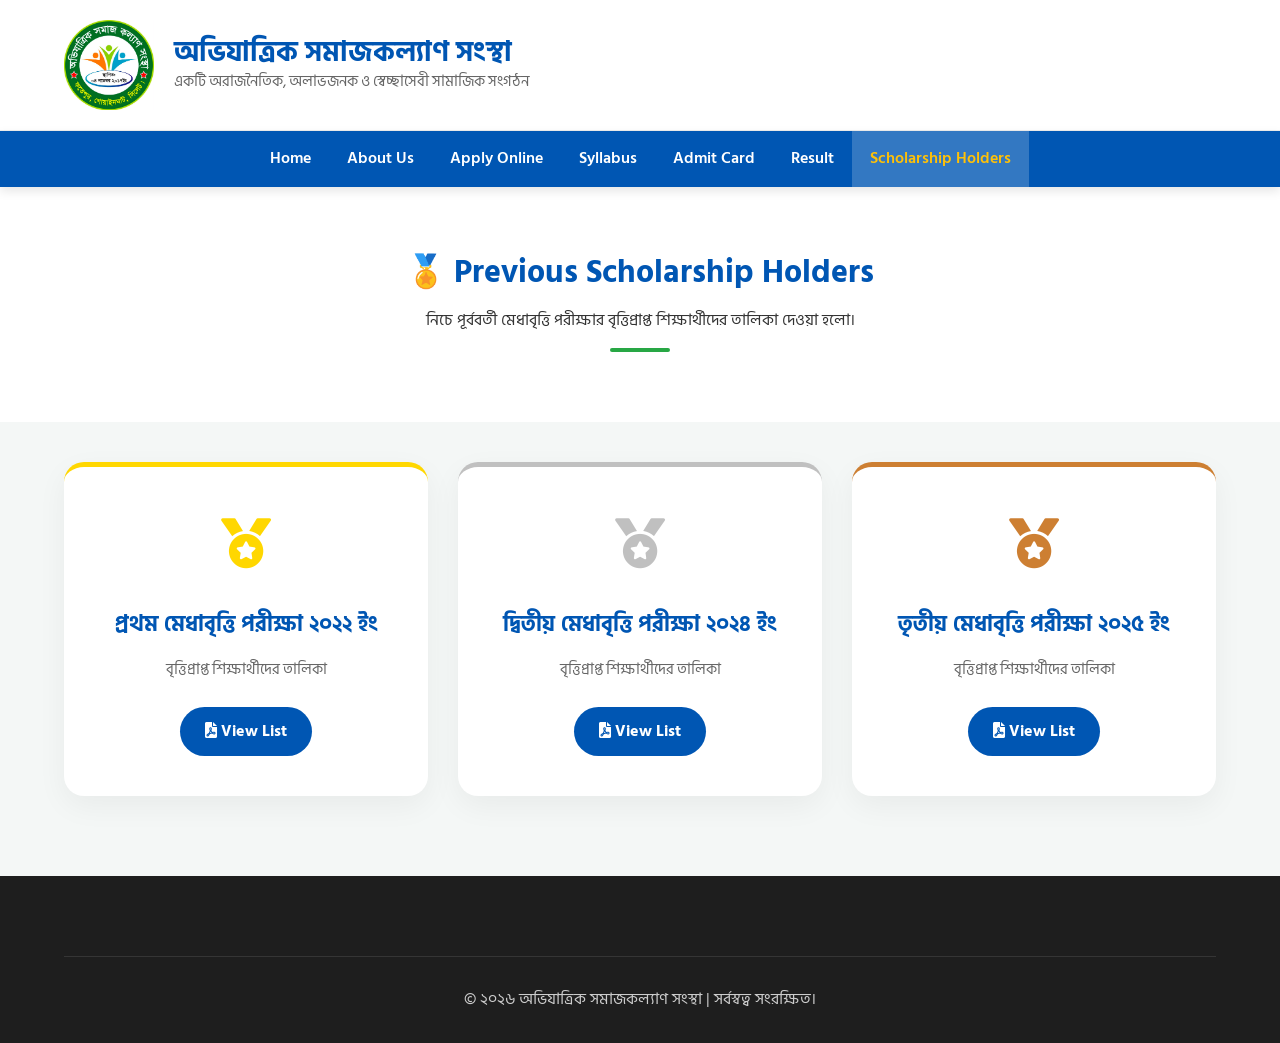
<file: scholarship.html>
<!DOCTYPE html>
<html lang="bn">
<head>
    <meta charset="UTF-8">
    <meta name="viewport" content="width=device-width, initial-scale=1.0">
    <title>বৃত্তিপ্রাপ্ত শিক্ষার্থীদের তালিকা | অভিযাত্রিক সমাজকল্যাণ সংস্থা</title>
    <link rel="stylesheet" href="style.css">
    <link rel="stylesheet" href="https://cdnjs.cloudflare.com/ajax/libs/font-awesome/6.0.0/css/all.min.css">
</head>
<body>

    <!-- Header Section -->
    <header>
        <div class="container header-content">
            <div class="logo-area">
                <img src="logo.jpg.jpeg" alt="Ovijatrik Logo" class="main-logo">
                <div class="brand-text">
                    <h1>অভিযাত্রিক সমাজকল্যাণ সংস্থা</h1>
                    <p>একটি অরাজনৈতিক, অলাভজনক ও স্বেচ্ছাসেবী সামাজিক সংগঠন</p>
                </div>
            </div>
        </div>
    </header>

    <!-- Navigation -->
    <nav id="navbar">
        <div class="container">
            <ul class="nav-links">
                <li><a href="index.html">Home</a></li>
                <li><a href="index.html#about">About Us</a></li>
                <li><a href="apply.html">Apply Online</a></li>
                <li><a href="syllabus.html">Syllabus</a></li>
                <li><a href="admit.html">Admit Card</a></li>
                <li><a href="result.html">Result</a></li>
                <li><a href="scholarship.html" class="active">Scholarship Holders</a></li>
            </ul>
        </div>
    </nav>

    <!-- Page Title Section -->
    <section class="page-title">
        <div class="container">
            <div class="section-title">
                <h2>🏅 Previous Scholarship Holders</h2>
                <p>নিচে পূর্ববর্তী মেধাবৃত্তি পরীক্ষার বৃত্তিপ্রাপ্ত শিক্ষার্থীদের তালিকা দেওয়া হলো।</p>
                <div class="underline"></div>
            </div>
        </div>
    </section>

    <!-- Scholarship Cards Section -->
    <section class="scholarship-section">
        <div class="container">
            <div class="scholarship-grid">
                
                <!-- 1st Scholarship -->
                <div class="scholar-card gold">
                    <div class="scholar-icon">
                        <i class="fas fa-medal"></i>
                    </div>
                    <div class="scholar-info">
                        <h3>প্রথম মেধাবৃত্তি পরীক্ষা ২০২২ ইং</h3>
                        <p>বৃত্তিপ্রাপ্ত শিক্ষার্থীদের তালিকা</p>
                        <a href="1st-scholarship.pdf" class="btn btn-download" target="_blank">
                            <i class="fas fa-file-pdf"></i> View List
                        </a>
                    </div>
                </div>

                <!-- 2nd Scholarship -->
                <div class="scholar-card silver">
                    <div class="scholar-icon">
                        <i class="fas fa-medal"></i>
                    </div>
                    <div class="scholar-info">
                        <h3>দ্বিতীয় মেধাবৃত্তি পরীক্ষা ২০২৪ ইং</h3>
                        <p>বৃত্তিপ্রাপ্ত শিক্ষার্থীদের তালিকা</p>
                        <a href="2nd-scholarship.pdf" class="btn btn-download" target="_blank">
                            <i class="fas fa-file-pdf"></i> View List
                        </a>
                    </div>
                </div>

                <!-- 3rd Scholarship -->
                <div class="scholar-card bronze">
                    <div class="scholar-icon">
                        <i class="fas fa-medal"></i>
                    </div>
                    <div class="scholar-info">
                        <h3>তৃতীয় মেধাবৃত্তি পরীক্ষা ২০২৫ ইং</h3>
                        <p>বৃত্তিপ্রাপ্ত শিক্ষার্থীদের তালিকা</p>
                        <a href="3rd-scholarship.pdf" class="btn btn-download" target="_blank">
                            <i class="fas fa-file-pdf"></i> View List
                        </a>
                    </div>
                </div>

            </div>
        </div>
    </section>

    <!-- Footer -->
    <footer>
        <div class="container">
            <div class="footer-bottom">
                <p>&copy; ২০২৬ অভিযাত্রিক সমাজকল্যাণ সংস্থা | সর্বস্বত্ব সংরক্ষিত।</p>
            </div>
        </div>
    </footer>

    <style>
        .page-title { padding: 60px 0 20px; text-align: center; background: #fff; }
        .underline { width: 60px; height: 4px; background: var(--secondary ); margin: 15px auto; border-radius: 2px; }
        
        .scholarship-section { padding: 40px 0 80px; }
        .scholarship-grid { display: grid; grid-template-columns: repeat(auto-fit, minmax(300px, 1fr)); gap: 30px; }
        
        .scholar-card {
            background: #fff;
            border-radius: 20px;
            padding: 40px 30px;
            text-align: center;
            box-shadow: 0 10px 30px rgba(0,0,0,0.05);
            transition: 0.3s;
            border-top: 5px solid transparent;
            position: relative;
            overflow: hidden;
        }
        
        .scholar-card:hover { transform: translateY(-10px); box-shadow: 0 15px 40px rgba(0,0,0,0.1); }
        
        .scholar-icon { font-size: 50px; margin-bottom: 20px; }
        
        /* Specific Medal Colors */
        .gold { border-top-color: #FFD700; }
        .gold .scholar-icon { color: #FFD700; }
        
        .silver { border-top-color: #C0C0C0; }
        .silver .scholar-icon { color: #C0C0C0; }
        
        .bronze { border-top-color: #CD7F32; }
        .bronze .scholar-icon { color: #CD7F32; }
        
        .scholar-info h3 { font-size: 22px; color: var(--primary); margin-bottom: 15px; }
        .scholar-info p { color: #666; font-size: 15px; margin-bottom: 25px; }
        
        .btn-download {
            background: var(--primary);
            color: #fff;
            padding: 12px 25px;
            border-radius: 50px;
            text-decoration: none;
            font-weight: 700;
            display: inline-block;
            transition: 0.3s;
        }
        
        .btn-download:hover { background: var(--secondary); transform: scale(1.05); }

        @media (max-width: 768px) {
            .scholarship-grid { grid-template-columns: 1fr; }
        }
    </style>

</body>
</html>
</file>
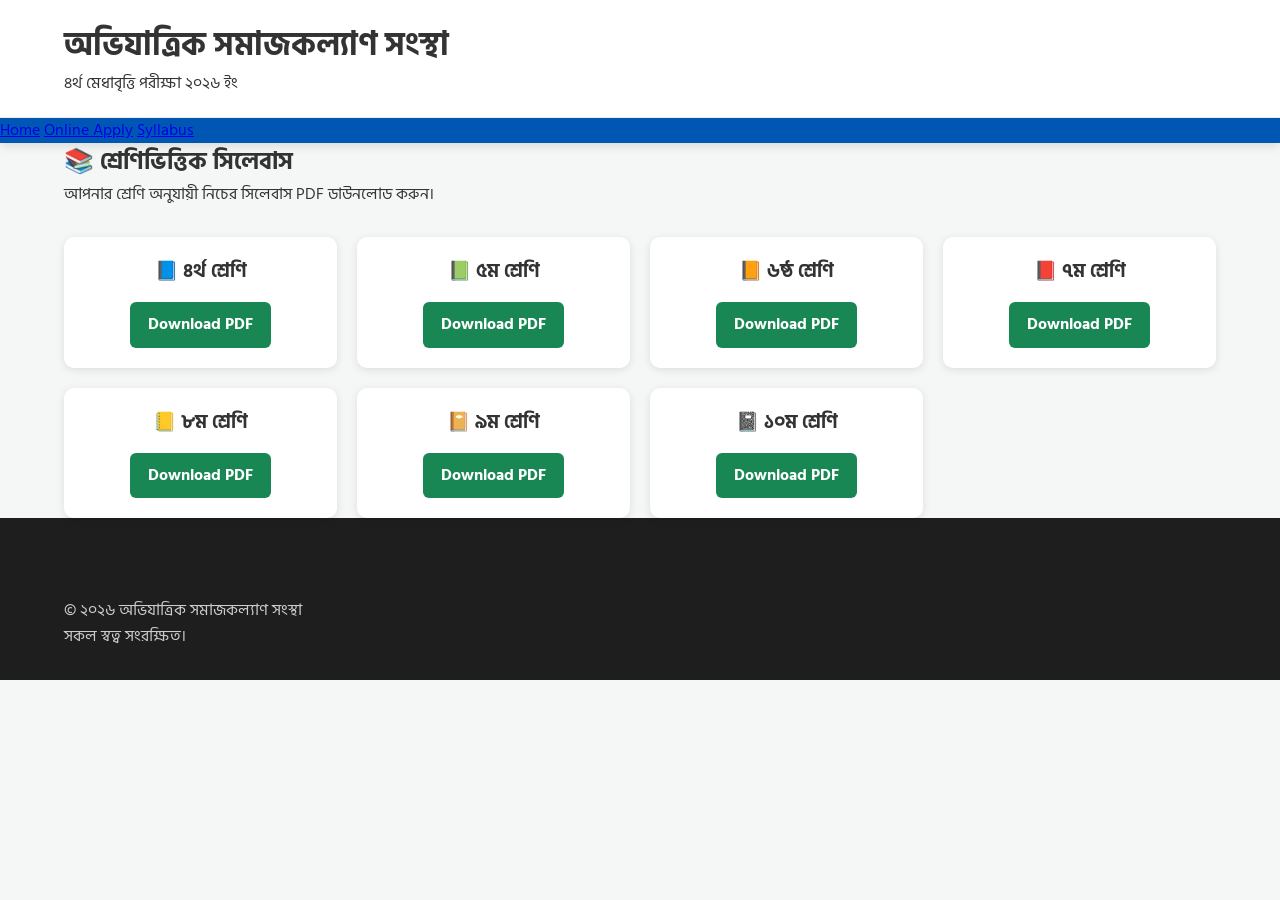
<file: syllabus.html>
<!DOCTYPE html>
<html lang="bn">
<head>
<meta charset="UTF-8">
<meta name="viewport" content="width=device-width, initial-scale=1.0">
<title>সিলেবাস | অভিযাত্রিক সমাজকল্যাণ সংস্থা</title>

<link rel="stylesheet" href="style.css">

<style>
.download-grid{
display:grid;
grid-template-columns:repeat(auto-fit,minmax(220px,1fr));
gap:20px;
margin-top:30px;
}

.download-card{
background:#fff;
padding:20px;
border-radius:10px;
box-shadow:0 2px 8px rgba(0,0,0,.1);
text-align:center;
}

.download-card h3{
margin-bottom:15px;
}

.download-btn{
display:inline-block;
padding:10px 18px;
background:#198754;
color:#fff;
text-decoration:none;
border-radius:6px;
font-weight:bold;
}

.download-btn:hover{
background:#146c43;
}
</style>

</head>

<body>

<header>
<div class="container">
<h1>অভিযাত্রিক সমাজকল্যাণ সংস্থা</h1>
<p>৪র্থ মেধাবৃত্তি পরীক্ষা ২০২৬ ইং</p>
</div>
</header>

<nav>
<a href="index.html">Home</a>
<a href="apply.html">Online Apply</a>
<a href="syllabus.html">Syllabus</a>
</nav>

<section class="container">

<h2>📚 শ্রেণিভিত্তিক সিলেবাস</h2>

<p>
আপনার শ্রেণি অনুযায়ী নিচের সিলেবাস PDF ডাউনলোড করুন।
</p>

<div class="download-grid">

<div class="download-card">
    <h3>📘 ৪র্থ শ্রেণি</h3>
    <a class="download-btn" href="class-4.pdf.pdf" download>Download PDF</a>
</div>

<div class="download-card">
    <h3>📗 ৫ম শ্রেণি</h3>
    <a class="download-btn" href="class-5.pdf.pdf" download>Download PDF</a>
</div>

<div class="download-card">
    <h3>📙 ৬ষ্ঠ শ্রেণি</h3>
    <a class="download-btn" href="class-6.pdf.pdf" download>Download PDF</a>
</div>

<div class="download-card">
    <h3>📕 ৭ম শ্রেণি</h3>
    <a class="download-btn" href="class-7.pdf.pdf" download>Download PDF</a>
</div>

<div class="download-card">
    <h3>📒 ৮ম শ্রেণি</h3>
    <a class="download-btn" href="class-8.pdf.pdf" download>Download PDF</a>
</div>

<div class="download-card">
    <h3>📔 ৯ম শ্রেণি</h3>
    <a class="download-btn" href="class-9.pdf.pdf" download>Download PDF</a>
</div>

<div class="download-card">
    <h3>📓 ১০ম শ্রেণি</h3>
    <a class="download-btn" href="class-10.pdf.pdf" download>Download PDF</a>
</div>

</div>

</section>

<footer>
<div class="container">
<p>
© ২০২৬ অভিযাত্রিক সমাজকল্যাণ সংস্থা<br>
সকল স্বত্ব সংরক্ষিত।
</p>
</div>
</footer>

</body>
</html>
</file>
<file: style.css>
/* =========================
   OVIJATRIK PRO STYLE V4.0
========================= */

@import url('https://fonts.googleapis.com/css2?family=Hind+Siliguri:wght@300;400;500;600;700&display=swap');

:root {
    --primary: #0056b3;
    --secondary: #28a745;
    --accent: #ffc107;
    --dark: #1e1e1e;
    --light: #f4f7f6;
    --white: #ffffff;
    --border: #d0d7de;
}

* {
    margin: 0;
    padding: 0;
    box-sizing: border-box;
}

body {
    font-family: 'Hind Siliguri', sans-serif;
    background-color: var(--light);
    color: #333;
    line-height: 1.6;
}

.container {
    width: 90%;
    max-width: 1200px;
    margin: auto;
}

/* Notice Bar */
.notice-bar {
    background: var(--dark);
    color: var(--white);
    padding: 10px 0;
    font-size: 15px;
}

.notice-flex {
    display: flex;
    align-items: center;
    gap: 15px;
}

.notice-title {
    background: var(--accent);
    color: var(--dark);
    padding: 2px 10px;
    font-weight: 700;
    border-radius: 4px;
    white-space: nowrap;
}

.notice-content {
    flex-grow: 1;
    overflow: hidden;
}

/* Header */
header {
    background: var(--white);
    padding: 20px 0;
    border-bottom: 1px solid #eee;
}

.header-content {
    display: flex;
    align-items: center;
}

.logo-area {
    display: flex;
    align-items: center;
    gap: 20px;
}

.main-logo {
    width: 90px;
    height: 90px;
    object-fit: contain;
}

.brand-text h1 {
    font-size: 28px;
    color: var(--primary);
    line-height: 1.2;
}

.brand-text p {
    font-size: 15px;
    color: #666;
}

/* Navigation */
nav {
    background: var(--primary);
    position: sticky;
    top: 0;
    z-index: 1000;
    box-shadow: 0 4px 10px rgba(0,0,0,0.1);
}

.nav-links {
    list-style: none;
    display: flex;
    justify-content: center;
    flex-wrap: wrap;
}

.nav-links li a {
    color: var(--white);
    text-decoration: none;
    padding: 15px 18px;
    display: block;
    font-weight: 600;
    transition: 0.3s;
}

.nav-links li a:hover, .nav-links li a.active {
    background: rgba(255,255,255,0.2);
    color: var(--accent);
}

/* Hero Section */
.hero-section {
    background: url('banner.jpg.jpeg') no-repeat center center/cover;
    height: 550px;
    position: relative;
}

.hero-overlay {
    background: rgba(0, 0, 0, 0.65);
    height: 100%;
    display: flex;
    align-items: center;
    text-align: center;
    color: var(--white);
}

.hero-content-box {
    max-width: 900px;
    margin: auto;
}

.hero-content-box h2 {
    font-size: 50px;
    margin-bottom: 15px;
    color: var(--accent);
    text-shadow: 2px 2px 4px rgba(0,0,0,0.5);
}

.hero-content-box h3 {
    font-size: 24px;
    font-weight: 400;
    margin-bottom: 35px;
    line-height: 1.5;
}

.hero-btns .btn {
    padding: 15px 30px;
    font-size: 17px;
    margin: 8px;
    border-radius: 50px;
    text-decoration: none;
    display: inline-block;
    font-weight: 700;
    transition: 0.3s;
}

.btn-apply { background: var(--primary); color: var(--white); }
.btn-result { background: var(--secondary); color: var(--white); }
.btn-syllabus { background: var(--white); color: var(--primary); }

.btn:hover {
    transform: translateY(-5px);
    box-shadow: 0 10px 20px rgba(0,0,0,0.2);
}

/* Impact Stats */
.impact-stats {
    padding: 60px 0;
    margin-top: -60px;
    position: relative;
    z-index: 10;
}

.stats-grid {
    display: grid;
    grid-template-columns: repeat(3, 1fr);
    gap: 30px;
}

.stat-card {
    background: var(--white);
    padding: 30px;
    border-radius: 15px;
    display: flex;
    align-items: center;
    gap: 20px;
    box-shadow: 0 10px 30px rgba(0,0,0,0.1);
}

.stat-icon i { font-size: 45px; color: var(--primary); }
.stat-info h3 { font-size: 32px; color: var(--dark); }
.stat-info p { font-size: 16px; color: #666; }

/* About Us */
.about-us {
    padding: 100px 0 60px;
}

.section-heading {
    font-size: 32px;
    color: var(--primary);
    margin-bottom: 20px;
    position: relative;
    padding-bottom: 10px;
}

.section-heading::after {
    content: '';
    position: absolute;
    bottom: 0;
    left: 0;
    width: 60px;
    height: 4px;
    background: var(--secondary);
}

.about-grid {
    display: grid;
    grid-template-columns: 1fr 1fr;
    gap: 60px;
    align-items: center;
}

.about-text p {
    font-size: 18px;
    margin-bottom: 25px;
    color: #555;
}

.check-list {
    list-style: none;
}

.check-list li {
    margin-bottom: 15px;
    font-size: 17px;
    display: flex;
    align-items: center;
    gap: 12px;
}

.check-list li i {
    color: var(--secondary);
}

.about-image img {
    width: 100%;
    height: auto;
    border-radius: 20px;
    box-shadow: 0 20px 40px rgba(0,0,0,0.15);
    display: block;
}

/* Gallery Section */
.gallery-section {
    padding: 80px 0;
    background: var(--white);
}

.section-title {
    text-align: center;
    margin-bottom: 50px;
}

.section-title h2 {
    font-size: 32px;
    color: var(--primary);
    margin-bottom: 10px;
}

.underline {
    width: 60px;
    height: 4px;
    background: var(--secondary);
    margin: 10px auto;
    border-radius: 2px;
}

/* Gallery Filter Menu Styles */
.gallery-filter {
    display: flex;
    justify-content: center;
    flex-wrap: wrap;
    gap: 10px;
    margin-bottom: 40px;
}

.filter-btn {
    padding: 10px 25px;
    border: 2px solid var(--primary);
    background: transparent;
    color: var(--primary);
    font-size: 16px;
    font-weight: 600;
    border-radius: 50px;
    cursor: pointer;
    transition: 0.3s;
}

.filter-btn:hover, .filter-btn.active {
    background: var(--primary);
    color: var(--white);
}

.gallery-grid {
    display: grid;
    grid-template-columns: repeat(auto-fit, minmax(300px, 1fr));
    gap: 20px;
}

.gallery-item {
    position: relative;
    height: 250px;
    border-radius: 15px;
    overflow: hidden;
    cursor: pointer;
    box-shadow: 0 5px 15px rgba(0,0,0,0.1);
    transition: transform 0.4s ease, opacity 0.4s ease;
}

.gallery-item img {
    width: 100%;
    height: 100%;
    object-fit: cover;
    transition: 0.5s;
}

.gallery-overlay {
    position: absolute;
    bottom: -100%;
    left: 0;
    width: 100%;
    height: 100%;
    background: rgba(0, 86, 179, 0.8);
    display: flex;
    align-items: center;
    justify-content: center;
    color: var(--white);
    font-size: 20px;
    font-weight: 600;
    transition: 0.4s;
}

.gallery-item:hover img {
    transform: scale(1.1);
}

.gallery-item:hover .gallery-overlay {
    bottom: 0;
}

.gallery-item.hide {
    display: none;
    opacity: 0;
    transform: scale(0.8);
}

.gallery-item.show {
    display: block;
    animation: fadeIn 0.5s ease forwards;
}

@keyframes fadeIn {
    from { opacity: 0; transform: scale(0.9); }
    to { opacity: 1; transform: scale(1); }
}

/* Footer */
footer {
    background: var(--dark);
    color: #ccc;
    padding: 80px 0 30px;
}

.footer-top {
    display: grid;
    grid-template-columns: 2fr 1fr 1fr;
    gap: 50px;
    margin-bottom: 50px;
}

.footer-col h4 { color: var(--white); margin-bottom: 25px; font-size: 20px; }
.footer-col ul { list-style: none; }
.footer-col ul li { margin-bottom: 12px; }
.footer-col ul li a { color: #ccc; text-decoration: none; transition: 0.3s; }
.footer-col ul li a:hover { color: var(--white); padding-left: 5px; }

.social-links { display: flex; gap: 15px; }
.social-links a {
    width: 45px; height: 45px; background: rgba(255,255,255,0.1);
    display: flex; align-items: center; justify-content: center;
    border-radius: 50%; color: var(--white); text-decoration: none; transition: 0.3s;
}
.social-links a:hover { background: var(--primary); }

.footer-bottom { text-align: center; padding-top: 30px; border-top: 1px solid rgba(255,255,255,0.1); }

/* Responsive */
@media (max-width: 992px) {
    .about-grid, .footer-top {
        grid-template-columns: 1fr;
    }
}

@media (max-width: 768px) {
    .header-content { justify-content: center; text-align: center; }
    .logo-area { flex-direction: column; }
    .nav-links li a { padding: 10px 12px; font-size: 14px; }
    .stats-grid { grid-template-columns: 1fr; }
    .hero-section { height: 450px; }
    .hero-content-box h2 { font-size: 32px; }
    .hero-content-box h3 { font-size: 18px; }
    .about-image img {
        width: 100%;
        height: auto;
        object-fit: contain;
    }
    .gallery-grid {
        grid-template-columns: 1fr 1fr;
        gap: 10px;
    }
    .gallery-item {
        height: 160px;
        border-radius: 10px;
    }
    .gallery-overlay {
        font-size: 14px;
    }
    .gallery-filter {
        gap: 8px;
        margin-bottom: 25px;
    }
    .filter-btn {
        padding: 6px 15px;
        font-size: 14px;
    }
}
/* হোমপেজে শুরুতে গ্যালারি ছবি লুকানোর জন্য */
.gallery-grid .gallery-item {
    display: none;
}

/* যখন ফিল্টার বাটনে ক্লিক করা হবে তখন ছবি দেখাবে */
.gallery-grid .gallery-item.show {
    display: block;
}

.gallery-grid .gallery-item.hide {
    display: none;
}
.btn-rules {
    display: inline-flex;
    align-items: center;
    justify-content: center;
    gap: 8px;
    background-color: #f39c12; 
    color: white;
    padding: 12px 30px;
    border-radius: 50px;
    font-size: 16px;
    font-weight: 600;
    text-decoration: none;
    box-shadow: 0 4px 15px rgba(0,0,0,0.1);
    transition: 0.3s;
    margin-top: 10px;
}

.btn-rules:hover {
    background-color: #d68910;
    color: white;
}
</file>
